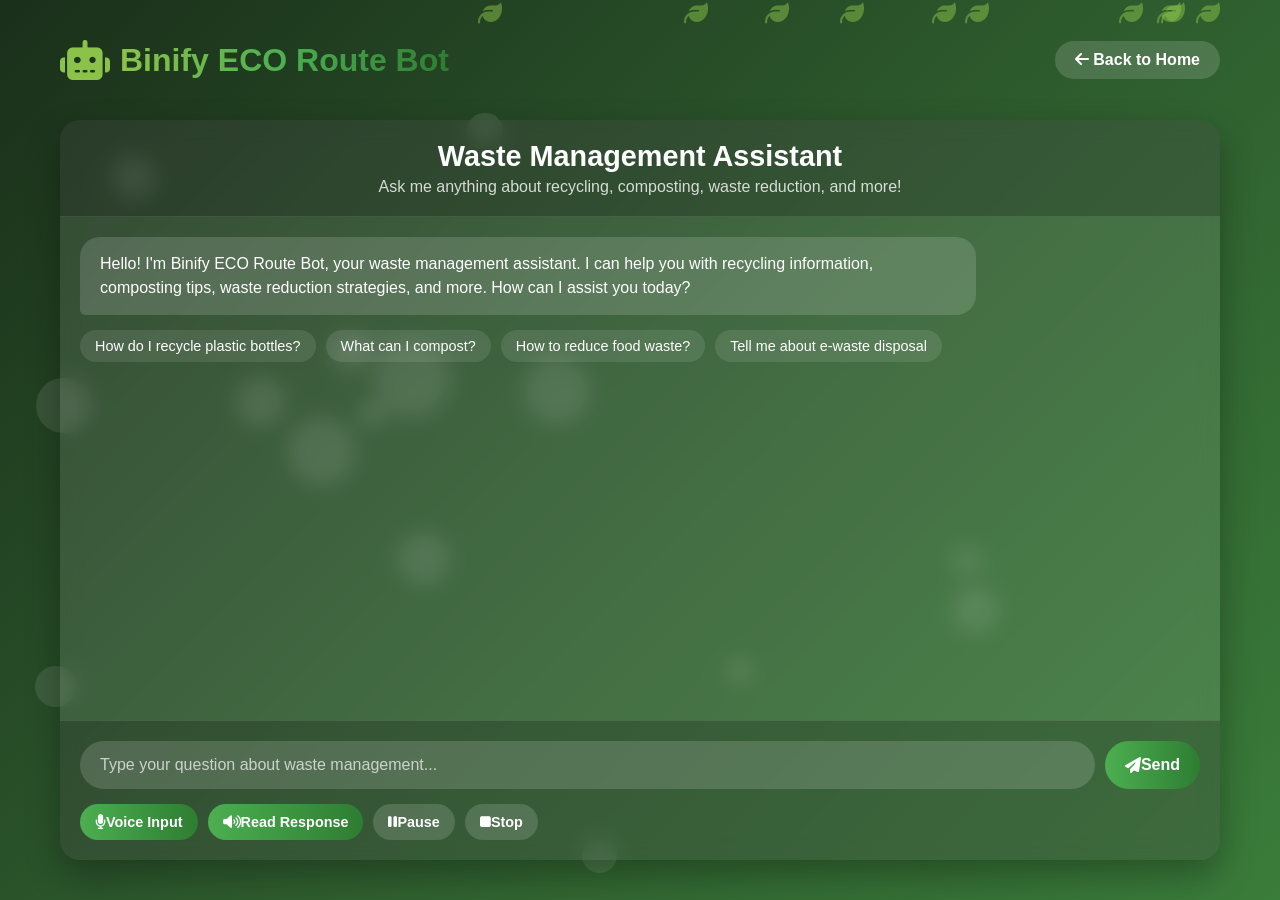
<file: templates/ai_chatbot.html>
<!DOCTYPE html>
<html lang="en">
<head>
    <meta charset="UTF-8">
    <meta name="viewport" content="width=device-width, initial-scale=1.0">
    <title>EcoBot - Waste Management Assistant</title>
    <link rel="stylesheet" href="https://cdnjs.cloudflare.com/ajax/libs/font-awesome/6.4.0/css/all.min.css">
    <style>
        * {
            margin: 0;
            padding: 0;
            box-sizing: border-box;
            font-family: 'Segoe UI', Tahoma, Geneva, Verdana, sans-serif;
        }

        body {
            background: linear-gradient(135deg, #1a2f1a, #2d5a2d, #3a7c3a);
            color: #fff;
            min-height: 100vh;
            overflow-x: hidden;
            position: relative;
        }

        .background-animation {
            position: absolute;
            top: 0;
            left: 0;
            width: 100%;
            height: 100%;
            z-index: -1;
            overflow: hidden;
        }

        .bubble {
            position: absolute;
            border-radius: 50%;
            background: rgba(255, 255, 255, 0.1);
            animation: float 15s infinite ease-in-out;
        }

        .leaf {
            position: absolute;
            font-size: 24px;
            color: rgba(139, 195, 74, 0.5);
            animation: fall 20s infinite linear;
        }

        @keyframes float {
            0%, 100% { transform: translateY(0) rotate(0deg); }
            50% { transform: translateY(-20px) rotate(180deg); }
        }

        @keyframes fall {
            0% { transform: translateY(-100px) rotate(0deg); }
            100% { transform: translateY(100vh) rotate(360deg); }
        }

        .container {
            width: 100%;
            max-width: 1200px;
            margin: 0 auto;
            padding: 20px;
            display: flex;
            flex-direction: column;
            height: 100vh;
        }

        header {
            display: flex;
            justify-content: space-between;
            align-items: center;
            padding: 20px 0;
            animation: fadeIn 1s ease;
        }

        .logo {
            display: flex;
            align-items: center;
        }

        .logo i {
            font-size: 2.5rem;
            margin-right: 10px;
            color: #8bc34a;
        }

        .logo h1 {
            font-size: 2rem;
            background: linear-gradient(to right, #8bc34a, #4caf50, #2e7d32);
            -webkit-background-clip: text;
            -webkit-text-fill-color: transparent;
        }

        .back-btn {
            padding: 10px 20px;
            background: rgba(255, 255, 255, 0.15);
            border: none;
            border-radius: 50px;
            color: white;
            cursor: pointer;
            transition: all 0.3s ease;
            font-weight: 600;
            text-decoration: none;
            display: inline-block;
        }

        .back-btn:hover {
            background: rgba(255, 255, 255, 0.25);
            transform: translateY(-2px);
        }

        .chat-container {
            flex: 1;
            display: flex;
            flex-direction: column;
            background: rgba(255, 255, 255, 0.1);
            backdrop-filter: blur(10px);
            border-radius: 20px;
            overflow: hidden;
            box-shadow: 0 15px 35px rgba(0, 0, 0, 0.3);
            margin: 20px 0;
        }

        .chat-header {
            padding: 20px;
            background: rgba(0, 0, 0, 0.2);
            text-align: center;
            border-bottom: 1px solid rgba(255, 255, 255, 0.1);
        }

        .chat-header h2 {
            font-size: 1.8rem;
            margin-bottom: 5px;
        }

        .chat-header p {
            opacity: 0.8;
        }

        .chat-messages {
            flex: 1;
            padding: 20px;
            overflow-y: auto;
            display: flex;
            flex-direction: column;
            gap: 15px;
        }

        .message {
            max-width: 80%;
            padding: 15px 20px;
            border-radius: 20px;
            line-height: 1.5;
            animation: fadeIn 0.5s ease;
        }

        .user-message {
            align-self: flex-end;
            background: linear-gradient(to right, #4caf50, #2e7d32);
            border-bottom-right-radius: 5px;
        }

        .bot-message {
            align-self: flex-start;
            background: rgba(255, 255, 255, 0.15);
            border-bottom-left-radius: 5px;
        }

        .message-image {
            max-width: 100%;
            border-radius: 10px;
            margin-top: 10px;
        }

        .chat-input-container {
            padding: 20px;
            background: rgba(0, 0, 0, 0.2);
            border-top: 1px solid rgba(255, 255, 255, 0.1);
        }

        .input-group {
            display: flex;
            gap: 10px;
        }

        .input-group input {
            flex: 1;
            padding: 15px 20px;
            border: none;
            border-radius: 50px;
            background: rgba(255, 255, 255, 0.15);
            color: white;
            font-size: 1rem;
            transition: all 0.3s ease;
        }

        .input-group input:focus {
            outline: none;
            background: rgba(255, 255, 255, 0.25);
            box-shadow: 0 0 0 2px #8bc34a;
        }

        .input-group input::placeholder {
            color: rgba(255, 255, 255, 0.7);
        }

        .btn {
            padding: 15px 20px;
            border: none;
            border-radius: 50px;
            background: linear-gradient(to right, #4caf50, #2e7d32);
            color: white;
            font-size: 1rem;
            font-weight: 600;
            cursor: pointer;
            transition: all 0.3s ease;
            display: flex;
            align-items: center;
            justify-content: center;
        }

        .btn:hover {
            transform: translateY(-3px);
            box-shadow: 0 10px 20px rgba(0, 0, 0, 0.2);
        }

        .btn:active {
            transform: translateY(-1px);
        }

        .btn-small {
            padding: 10px 15px;
            font-size: 0.9rem;
        }

        .btn-disabled {
            background: rgba(255, 255, 255, 0.15);
            cursor: not-allowed;
        }

        .btn-disabled:hover {
            transform: none;
            box-shadow: none;
        }

        .input-options {
            display: flex;
            gap: 10px;
            margin-top: 15px;
            flex-wrap: wrap;
        }

        .suggestion-chips {
            display: flex;
            gap: 10px;
            margin-bottom: 15px;
            flex-wrap: wrap;
        }

        .chip {
            padding: 8px 15px;
            background: rgba(255, 255, 255, 0.1);
            border-radius: 20px;
            cursor: pointer;
            transition: all 0.3s ease;
            font-size: 0.9rem;
        }

        .chip:hover {
            background: rgba(255, 255, 255, 0.2);
            transform: translateY(-2px);
        }

        .typing-indicator {
            display: inline-block;
            padding: 15px 20px;
            background: rgba(255, 255, 255, 0.15);
            border-radius: 20px;
            border-bottom-left-radius: 5px;
            align-self: flex-start;
        }

        .typing-dots {
            display: flex;
            gap: 5px;
        }

        .typing-dot {
            width: 8px;
            height: 8px;
            border-radius: 50%;
            background: rgba(255, 255, 255, 0.7);
            animation: typing 1.4s infinite ease-in-out;
        }

        .typing-dot:nth-child(1) { animation-delay: -0.32s; }
        .typing-dot:nth-child(2) { animation-delay: -0.16s; }

        @keyframes typing {
            0%, 80%, 100% { transform: scale(0.8); opacity: 0.5; }
            40% { transform: scale(1); opacity: 1; }
        }

        .voice-indicator {
            display: none;
            text-align: center;
            padding: 10px;
            margin-top: 10px;
            background: rgba(76, 175, 80, 0.3);
            border-radius: 10px;
            animation: pulse 2s infinite;
        }

        @keyframes pulse {
            0% { background: rgba(76, 175, 80, 0.3); }
            50% { background: rgba(76, 175, 80, 0.6); }
            100% { background: rgba(76, 175, 80, 0.3); }
        }

        @keyframes fadeIn {
            from { opacity: 0; }
            to { opacity: 1; }
        }

        @media (max-width: 768px) {
            .message {
                max-width: 90%;
            }
            
            .input-group {
                flex-direction: column;
            }
            
            .btn {
                width: 100%;
            }
        }
    </style>
</head>
<body>
    <div class="background-animation" id="backgroundAnimation"></div>
    
    <div class="container">
        <header>
            <div class="logo">
                <i class="fas fa-robot"></i>
                <h1>Binify ECO Route Bot</h1>
            </div>
            <a href="home.html" class="back-btn">
                <i class="fas fa-arrow-left"></i> Back to Home
            </a>
        </header>
        
        <div class="chat-container">
            <div class="chat-header">
                <h2>Waste Management Assistant</h2>
                <p>Ask me anything about recycling, composting, waste reduction, and more!</p>
            </div>
            
            <div class="chat-messages" id="chatMessages">
                <div class="message bot-message">
                    Hello! I'm Binify ECO Route Bot, your waste management assistant. I can help you with recycling information, composting tips, waste reduction strategies, and more. How can I assist you today?
                </div>
                
                <div class="suggestion-chips">
                    <div class="chip" data-prompt="How do I recycle plastic bottles?">How do I recycle plastic bottles?</div>
                    <div class="chip" data-prompt="What can I compost?">What can I compost?</div>
                    <div class="chip" data-prompt="How to reduce food waste?">How to reduce food waste?</div>
                    <div class="chip" data-prompt="Tell me about e-waste disposal">Tell me about e-waste disposal</div>
                </div>
            </div>
            
            <div class="voice-indicator" id="voiceIndicator">
                <i class="fas fa-microphone"></i> Listening... Speak now
            </div>
            
            <div class="chat-input-container">
                <div class="input-group">
                    <input type="text" id="messageInput" placeholder="Type your question about waste management...">
                    <button class="btn" id="sendButton">
                        <i class="fas fa-paper-plane"></i> Send
                    </button>
                </div>
                
                <div class="input-options">
                    <button class="btn btn-small" id="voiceButton">
                        <i class="fas fa-microphone"></i> Voice Input
                    </button>
                    <button class="btn btn-small" id="readButton">
                        <i class="fas fa-volume-up"></i> Read Response
                    </button>
                    <button class="btn btn-small btn-disabled" id="pauseButton" disabled>
                        <i class="fas fa-pause"></i> Pause
                    </button>
                    <button class="btn btn-small btn-disabled" id="stopButton" disabled>
                        <i class="fas fa-stop"></i> Stop
                    </button>
                </div>
            </div>
        </div>
    </div>

    <script>
        // DOM Elements
        const chatMessages = document.getElementById('chatMessages');
        const messageInput = document.getElementById('messageInput');
        const sendButton = document.getElementById('sendButton');
        const voiceButton = document.getElementById('voiceButton');
        const readButton = document.getElementById('readButton');
        const pauseButton = document.getElementById('pauseButton');
        const stopButton = document.getElementById('stopButton');
        const voiceIndicator = document.getElementById('voiceIndicator');
        const suggestionChips = document.querySelectorAll('.chip');

        // Gemini API configuration - Using Gemini 2.0 Flash with your API key
        const API_KEY = 'AIzaSyCNqt9MYDTLGrujC6xTzqQHnCLnwaCcssk';
        const API_URL = `https://generativelanguage.googleapis.com/v1beta/models/gemini-2.0-flash:generateContent?key=${API_KEY}`;

        // Speech synthesis variables
        let currentUtterance = null;
        let isSpeaking = false;
        let isPaused = false;

        // Check if browser supports speech recognition
        const SpeechRecognition = window.SpeechRecognition || window.webkitSpeechRecognition;
        let recognition;
        if (SpeechRecognition) {
            recognition = new SpeechRecognition();
            recognition.continuous = false;
            recognition.interimResults = false;
            recognition.lang = 'en-US';
            
            recognition.onstart = function() {
                voiceIndicator.style.display = 'block';
                voiceButton.innerHTML = '<i class="fas fa-stop"></i> Stop';
            };
            
            recognition.onresult = function(event) {
                const transcript = event.results[0][0].transcript;
                messageInput.value = transcript;
                voiceIndicator.style.display = 'none';
                voiceButton.innerHTML = '<i class="fas fa-microphone"></i> Voice Input';
            };
            
            recognition.onerror = function(event) {
                console.error('Speech recognition error', event.error);
                voiceIndicator.style.display = 'none';
                voiceButton.innerHTML = '<i class="fas fa-microphone"></i> Voice Input';
                addMessage('Sorry, I encountered an error with voice recognition. Please try again.', 'bot');
            };
            
            recognition.onend = function() {
                voiceIndicator.style.display = 'none';
                voiceButton.innerHTML = '<i class="fas fa-microphone"></i> Voice Input';
            };
        } else {
            voiceButton.disabled = true;
            voiceButton.innerHTML = '<i class="fas fa-microphone-slash"></i> Voice Not Supported';
        }

        // Event Listeners
        sendButton.addEventListener('click', sendMessage);
        messageInput.addEventListener('keypress', (e) => {
            if (e.key === 'Enter') sendMessage();
        });
        
        voiceButton.addEventListener('click', toggleVoiceInput);
        readButton.addEventListener('click', toggleSpeech);
        pauseButton.addEventListener('click', pauseSpeech);
        stopButton.addEventListener('click', stopSpeech);
        
        suggestionChips.forEach(chip => {
            chip.addEventListener('click', () => {
                messageInput.value = chip.getAttribute('data-prompt');
                sendMessage();
            });
        });

        // Functions
        function sendMessage() {
            const message = messageInput.value.trim();
            if (!message) return;
            
            addMessage(message, 'user');
            messageInput.value = '';
            
            // Show typing indicator
            const typingIndicator = document.createElement('div');
            typingIndicator.className = 'typing-indicator';
            typingIndicator.innerHTML = `
                <div class="typing-dots">
                    <div class="typing-dot"></div>
                    <div class="typing-dot"></div>
                    <div class="typing-dot"></div>
                </div>
            `;
            chatMessages.appendChild(typingIndicator);
            chatMessages.scrollTop = chatMessages.scrollHeight;
            
            // Send message to Gemini API
            fetchGeminiResponse(message)
                .then(response => {
                    // Remove typing indicator
                    chatMessages.removeChild(typingIndicator);
                    
                    // Add bot response
                    addMessage(response, 'bot');
                })
                .catch(error => {
                    // Remove typing indicator
                    chatMessages.removeChild(typingIndicator);
                    
                    // Add error message
                    console.error('API Error:', error);
                    addMessage('Sorry, I encountered an error. Please try again. Error: ' + error.message, 'bot');
                });
        }

        function addMessage(text, sender) {
            const messageElement = document.createElement('div');
            messageElement.className = `message ${sender}-message`;
            messageElement.textContent = text;
            
            chatMessages.appendChild(messageElement);
            chatMessages.scrollTop = chatMessages.scrollHeight;
        }

        async function fetchGeminiResponse(prompt) {
            // Create a prompt that encourages concise responses
            const fullPrompt = `You are EcoBot, a waste management assistant. Provide helpful, accurate information about recycling, composting, waste reduction, and environmental sustainability. Keep your responses concise and in paragraph format (2-3 paragraphs maximum). Focus on practical advice. Here's the user's question: ${prompt}`;
            
            // Correct request body for Gemini API
            const requestBody = {
                contents: [{
                    parts: [{
                        text: fullPrompt
                    }]
                }],
                generationConfig: {
                    temperature: 0.7,
                    topK: 40,
                    topP: 0.95,
                    maxOutputTokens: 1024,
                },
                safetySettings: [
                    {
                        category: "HARM_CATEGORY_HARASSMENT",
                        threshold: "BLOCK_MEDIUM_AND_ABOVE"
                    },
                    {
                        category: "HARM_CATEGORY_HATE_SPEECH",
                        threshold: "BLOCK_MEDIUM_AND_ABOVE"
                    },
                    {
                        category: "HARM_CATEGORY_SEXUALLY_EXPLICIT",
                        threshold: "BLOCK_MEDIUM_AND_ABOVE"
                    },
                    {
                        category: "HARM_CATEGORY_DANGEROUS_CONTENT",
                        threshold: "BLOCK_MEDIUM_AND_ABOVE"
                    }
                ]
            };
            
            try {
                const response = await fetch(API_URL, {
                    method: 'POST',
                    headers: {
                        'Content-Type': 'application/json',
                    },
                    body: JSON.stringify(requestBody)
                });
                
                if (!response.ok) {
                    const errorText = await response.text();
                    throw new Error(`API request failed with status ${response.status}: ${errorText}`);
                }
                
                const data = await response.json();
                
                if (data.candidates && data.candidates[0] && data.candidates[0].content) {
                    return data.candidates[0].content.parts[0].text;
                } else if (data.promptFeedback && data.promptFeedback.blockReason) {
                    throw new Error(`Response blocked: ${data.promptFeedback.blockReason}`);
                } else {
                    console.error('Unexpected API response format:', data);
                    throw new Error('Invalid response format from API');
                }
            } catch (error) {
                console.error('Fetch error:', error);
                throw error;
            }
        }

        function toggleVoiceInput() {
            if (!recognition) return;
            
            if (voiceButton.innerHTML.includes('Stop')) {
                recognition.stop();
            } else {
                recognition.start();
            }
        }

        function toggleSpeech() {
            if (!isSpeaking) {
                // Start speaking
                const botMessages = document.querySelectorAll('.bot-message');
                if (botMessages.length === 0) return;
                
                const lastMessage = botMessages[botMessages.length - 1].textContent;
                
                if ('speechSynthesis' in window) {
                    // Stop any current speech
                    window.speechSynthesis.cancel();
                    
                    // Create new utterance
                    currentUtterance = new SpeechSynthesisUtterance(lastMessage);
                    currentUtterance.rate = 0.9;
                    currentUtterance.pitch = 1;
                    
                    // Set up event handlers
                    currentUtterance.onstart = function() {
                        isSpeaking = true;
                        updateSpeechButtons();
                    };
                    
                    currentUtterance.onend = function() {
                        isSpeaking = false;
                        isPaused = false;
                        updateSpeechButtons();
                    };
                    
                    currentUtterance.onerror = function() {
                        isSpeaking = false;
                        isPaused = false;
                        updateSpeechButtons();
                    };
                    
                    // Start speaking
                    window.speechSynthesis.speak(currentUtterance);
                } else {
                    addMessage('Text-to-speech is not supported in your browser.', 'bot');
                }
            } else {
                // Pause or resume speaking
                if (isPaused) {
                    window.speechSynthesis.resume();
                    isPaused = false;
                } else {
                    window.speechSynthesis.pause();
                    isPaused = true;
                }
                updateSpeechButtons();
            }
        }

        function pauseSpeech() {
            if (isSpeaking && !isPaused) {
                window.speechSynthesis.pause();
                isPaused = true;
                updateSpeechButtons();
            }
        }

        function stopSpeech() {
            if (isSpeaking) {
                window.speechSynthesis.cancel();
                isSpeaking = false;
                isPaused = false;
                updateSpeechButtons();
            }
        }

        function updateSpeechButtons() {
            // Update read button
            if (!isSpeaking) {
                readButton.innerHTML = '<i class="fas fa-volume-up"></i> Read Response';
                readButton.classList.remove('btn-disabled');
            } else if (isPaused) {
                readButton.innerHTML = '<i class="fas fa-play"></i> Resume';
                readButton.classList.remove('btn-disabled');
            } else {
                readButton.innerHTML = '<i class="fas fa-pause"></i> Pause';
                readButton.classList.remove('btn-disabled');
            }
            
            // Update pause button
            if (isSpeaking && !isPaused) {
                pauseButton.classList.remove('btn-disabled');
                pauseButton.disabled = false;
            } else {
                pauseButton.classList.add('btn-disabled');
                pauseButton.disabled = true;
            }
            
            // Update stop button
            if (isSpeaking) {
                stopButton.classList.remove('btn-disabled');
                stopButton.disabled = false;
            } else {
                stopButton.classList.add('btn-disabled');
                stopButton.disabled = true;
            }
        }

        // Background animation
        const backgroundAnimation = document.getElementById('backgroundAnimation');
        
        // Create bubbles
        for (let i = 0; i < 15; i++) {
            const bubble = document.createElement('div');
            bubble.classList.add('bubble');
            const size = Math.random() * 60 + 20;
            bubble.style.width = `${size}px`;
            bubble.style.height = `${size}px`;
            bubble.style.left = `${Math.random() * 100}%`;
            bubble.style.top = `${Math.random() * 100}%`;
            bubble.style.animationDelay = `${Math.random() * 15}s`;
            backgroundAnimation.appendChild(bubble);
        }
        
        // Create leaves
        for (let i = 0; i < 10; i++) {
            const leaf = document.createElement('div');
            leaf.classList.add('leaf');
            leaf.innerHTML = '<i class="fas fa-leaf"></i>';
            leaf.style.left = `${Math.random() * 100}%`;
            leaf.style.animationDelay = `${Math.random() * 20}s`;
            backgroundAnimation.appendChild(leaf);
        }
    </script>
</body>
</html>
</file>
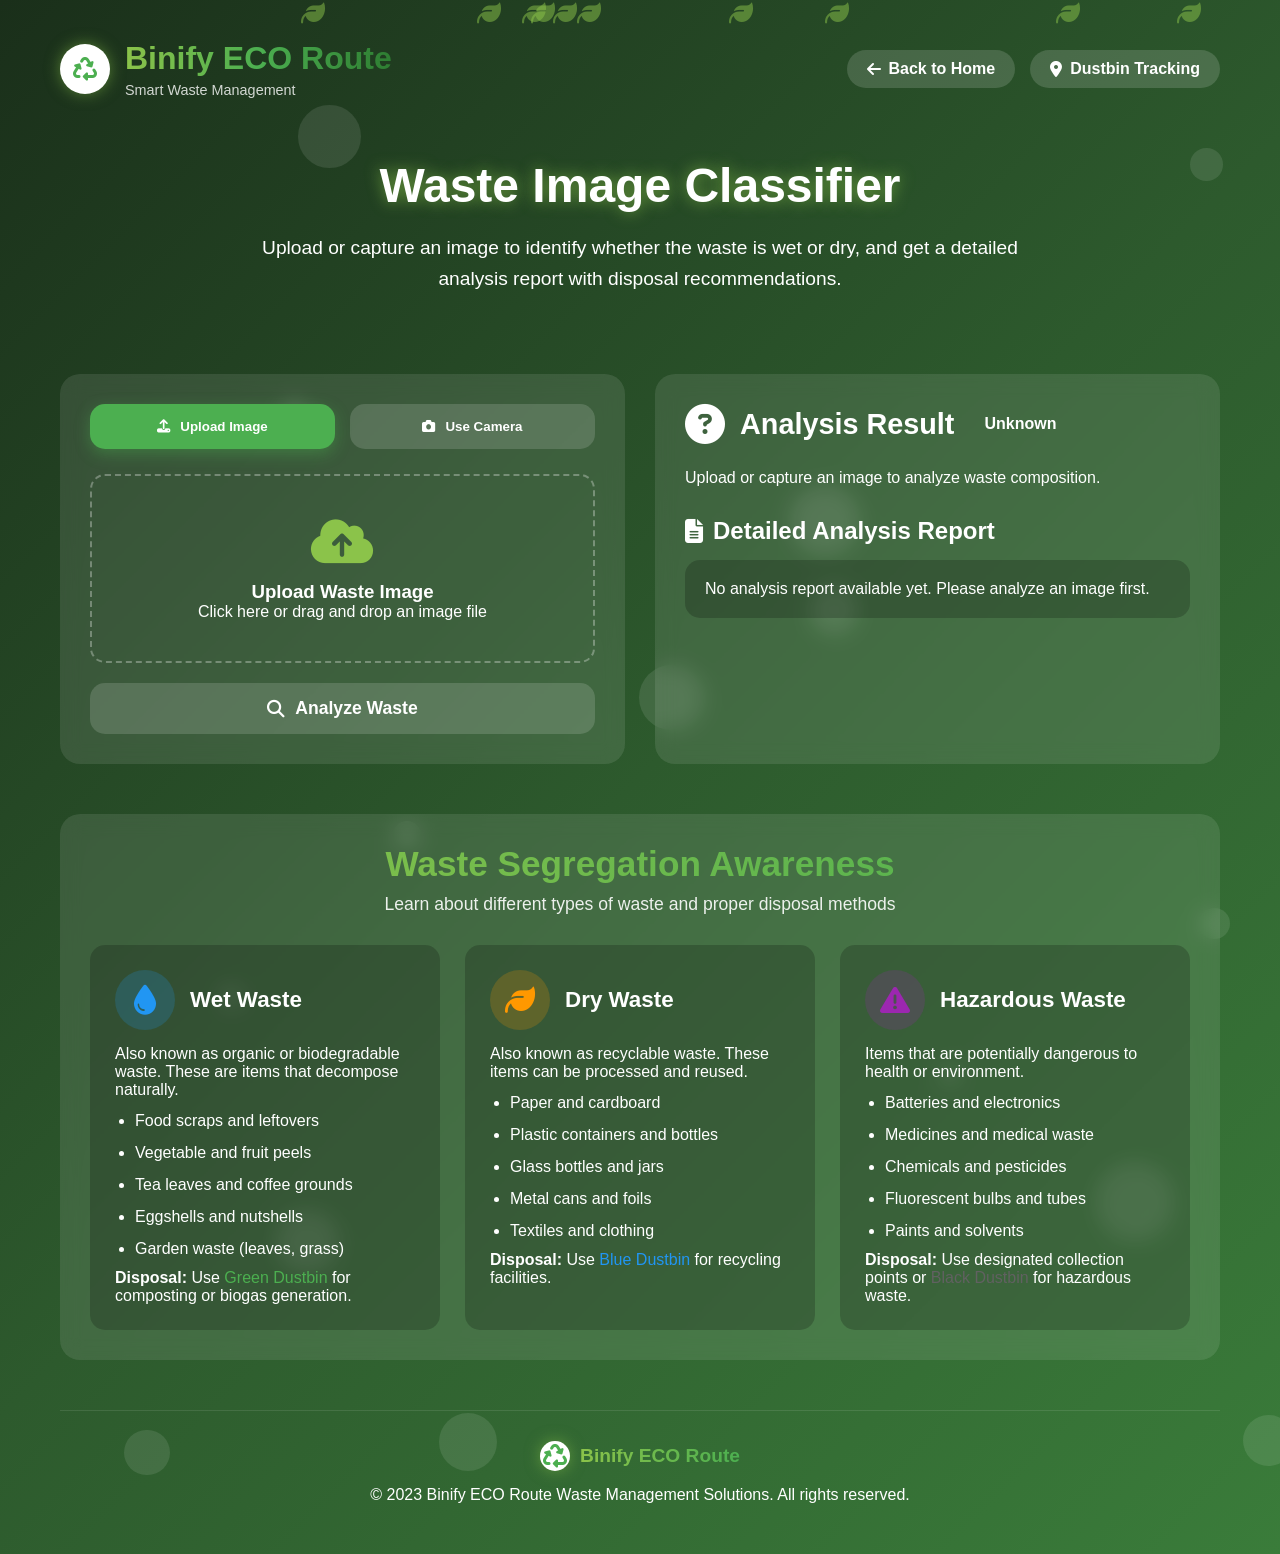
<file: templates/image_classifier.html>
<!DOCTYPE html>
<html lang="en">

<head>
    <meta charset="UTF-8">
    <meta name="viewport" content="width=device-width, initial-scale=1.0">
    <title>Waste Image Classifier | Binify ECO Route</title>
    <link rel="stylesheet" href="https://cdnjs.cloudflare.com/ajax/libs/font-awesome/6.4.0/css/all.min.css">
    <style>
        * {
            margin: 0;
            padding: 0;
            box-sizing: border-box;
            font-family: 'Segoe UI', Tahoma, Geneva, Verdana, sans-serif;
        }

        body {
            background: linear-gradient(135deg, #1a2f1a, #2d5a2d, #3a7c3a);
            color: #fff;
            min-height: 100vh;
            overflow-x: hidden;
            position: relative;
        }

        .background-animation {
            position: absolute;
            top: 0;
            left: 0;
            width: 100%;
            height: 100%;
            z-index: -1;
            overflow: hidden;
        }

        .bubble {
            position: absolute;
            border-radius: 50%;
            background: rgba(255, 255, 255, 0.1);
            animation: float 15s infinite ease-in-out;
        }

        .leaf {
            position: absolute;
            font-size: 24px;
            color: rgba(139, 195, 74, 0.5);
            animation: fall 20s infinite linear;
        }

        @keyframes float {

            0%,
            100% {
                transform: translateY(0) rotate(0deg);
            }

            50% {
                transform: translateY(-20px) rotate(180deg);
            }
        }

        @keyframes fall {
            0% {
                transform: translateY(-100px) rotate(0deg);
            }

            100% {
                transform: translateY(100vh) rotate(360deg);
            }
        }

        .container {
            width: 100%;
            max-width: 1200px;
            margin: 0 auto;
            padding: 20px;
        }

        header {
            display: flex;
            justify-content: space-between;
            align-items: center;
            padding: 20px 0;
            animation: fadeIn 1s ease;
        }

        .logo-container {
            display: flex;
            align-items: center;
            gap: 15px;
        }

        .logo {
            width: 50px;
            height: 50px;
            background: white;
            border-radius: 50%;
            display: flex;
            justify-content: center;
            align-items: center;
            box-shadow: 0 0 15px rgba(139, 195, 74, 0.5);
        }

        .logo i {
            font-size: 24px;
            color: #4caf50;
        }

        .logo-text h1 {
            font-size: 2rem;
            background: linear-gradient(to right, #8bc34a, #4caf50, #2e7d32);
            -webkit-background-clip: text;
            -webkit-text-fill-color: transparent;
            margin-bottom: 5px;
        }

        .logo-text p {
            font-size: 0.9rem;
            opacity: 0.8;
        }

        .header-buttons {
            display: flex;
            gap: 15px;
        }

        .back-btn, .tracking-btn {
            padding: 10px 20px;
            background: rgba(255, 255, 255, 0.15);
            border: none;
            border-radius: 50px;
            color: white;
            cursor: pointer;
            transition: all 0.3s ease;
            font-weight: 600;
            text-decoration: none;
            display: inline-flex;
            align-items: center;
            gap: 8px;
        }

        .back-btn:hover, .tracking-btn:hover {
            background: rgba(255, 255, 255, 0.25);
            transform: translateY(-2px);
        }

        .page-header {
            text-align: center;
            padding: 40px 0;
            animation: slideUp 1s ease;
        }

        .page-header h2 {
            font-size: 3rem;
            margin-bottom: 20px;
            text-shadow: 0 0 15px rgba(139, 195, 74, 0.7);
        }

        .page-header p {
            font-size: 1.2rem;
            max-width: 800px;
            margin: 0 auto;
            line-height: 1.6;
        }

        .classifier-container {
            display: grid;
            grid-template-columns: 1fr 1fr;
            gap: 30px;
            margin: 40px 0;
        }

        @media (max-width: 968px) {
            .classifier-container {
                grid-template-columns: 1fr;
            }
        }

        .input-section {
            background: rgba(255, 255, 255, 0.1);
            backdrop-filter: blur(10px);
            border-radius: 20px;
            padding: 30px;
            animation: fadeIn 1s ease;
        }

        .input-methods {
            display: flex;
            gap: 15px;
            margin-bottom: 25px;
        }

        .input-btn {
            flex: 1;
            padding: 15px;
            background: rgba(255, 255, 255, 0.15);
            border: none;
            border-radius: 15px;
            color: white;
            font-weight: 600;
            cursor: pointer;
            transition: all 0.3s ease;
            display: flex;
            align-items: center;
            justify-content: center;
            gap: 10px;
        }

        .input-btn:hover {
            background: rgba(255, 255, 255, 0.25);
            transform: translateY(-3px);
        }

        .input-btn.active {
            background: #4caf50;
            box-shadow: 0 5px 15px rgba(76, 175, 80, 0.4);
        }

        .upload-area {
            border: 2px dashed rgba(255, 255, 255, 0.3);
            border-radius: 15px;
            padding: 40px 20px;
            text-align: center;
            cursor: pointer;
            transition: all 0.3s ease;
            margin-bottom: 20px;
        }

        .upload-area:hover {
            border-color: #8bc34a;
            background: rgba(255, 255, 255, 0.05);
        }

        .upload-icon {
            font-size: 50px;
            margin-bottom: 15px;
            color: #8bc34a;
        }

        .camera-preview {
            width: 100%;
            height: 300px;
            background: rgba(0, 0, 0, 0.2);
            border-radius: 15px;
            margin-bottom: 20px;
            display: none;
            position: relative;
            overflow: hidden;
        }

        #cameraVideo,
        #cameraCanvas {
            width: 100%;
            height: 100%;
            object-fit: cover;
            border-radius: 15px;
        }

        .camera-controls {
            display: flex;
            gap: 10px;
            margin-top: 15px;
        }

        .capture-btn {
            flex: 1;
            padding: 12px;
            background: linear-gradient(to right, #4caf50, #2e7d32);
            border: none;
            border-radius: 10px;
            color: white;
            font-weight: 600;
            cursor: pointer;
            transition: all 0.3s ease;
        }

        .capture-btn:hover {
            transform: translateY(-2px);
            box-shadow: 0 5px 15px rgba(0, 0, 0, 0.2);
        }

        .image-preview {
            width: 100%;
            max-height: 300px;
            border-radius: 15px;
            object-fit: contain;
            background: rgba(0, 0, 0, 0.2);
            display: none;
        }

        .analyze-btn {
            width: 100%;
            padding: 15px;
            background: linear-gradient(to right, #4caf50, #2e7d32);
            border: none;
            border-radius: 15px;
            color: white;
            font-size: 1.1rem;
            font-weight: 600;
            cursor: pointer;
            transition: all 0.3s ease;
            margin-top: 20px;
            display: flex;
            align-items: center;
            justify-content: center;
            gap: 10px;
        }

        .analyze-btn:hover {
            transform: translateY(-3px);
            box-shadow: 0 10px 20px rgba(0, 0, 0, 0.2);
        }

        .analyze-btn:disabled {
            background: rgba(255, 255, 255, 0.15);
            cursor: not-allowed;
            transform: none;
            box-shadow: none;
        }

        .result-section {
            background: rgba(255, 255, 255, 0.1);
            backdrop-filter: blur(10px);
            border-radius: 20px;
            padding: 30px;
            animation: fadeIn 1s ease;
        }

        .result-header {
            display: flex;
            align-items: center;
            margin-bottom: 25px;
        }

        .result-icon {
            font-size: 40px;
            margin-right: 15px;
        }

        .wet-waste .result-icon {
            color: #2196F3;
        }

        .dry-waste .result-icon {
            color: #FF9800;
        }

        .mixed-waste .result-icon {
            color: #9C27B0;
        }

        .non-waste .result-icon {
            color: #F44336;
        }

        .result-title {
            font-size: 1.8rem;
        }

        .waste-type-badge {
            display: inline-block;
            padding: 5px 15px;
            border-radius: 20px;
            font-weight: 600;
            margin-left: 15px;
        }

        .wet-badge {
            background: rgba(33, 150, 243, 0.2);
            color: #2196F3;
        }

        .dry-badge {
            background: rgba(255, 152, 0, 0.2);
            color: #FF9800;
        }

        .mixed-badge {
            background: rgba(156, 39, 176, 0.2);
            color: #9C27B0;
        }

        .non-waste-badge {
            background: rgba(244, 67, 54, 0.2);
            color: #F44336;
        }

        .confidence-meter {
            margin: 20px 0;
        }

        .confidence-label {
            display: flex;
            justify-content: space-between;
            margin-bottom: 8px;
        }

        .confidence-bar {
            height: 10px;
            background: rgba(255, 255, 255, 0.1);
            border-radius: 10px;
            overflow: hidden;
        }

        .confidence-fill {
            height: 100%;
            border-radius: 10px;
            transition: width 1s ease;
        }

        .wet-confidence .confidence-fill {
            background: linear-gradient(to right, #2196F3, #03A9F4);
        }

        .dry-confidence .confidence-fill {
            background: linear-gradient(to right, #FF9800, #FFB74D);
        }

        .dustbin-recommendation {
            background: rgba(0, 0, 0, 0.2);
            border-radius: 15px;
            padding: 20px;
            margin-top: 20px;
        }

        .dustbin-title {
            font-size: 1.3rem;
            margin-bottom: 15px;
            display: flex;
            align-items: center;
            gap: 10px;
        }

        .dustbin-colors {
            display: flex;
            gap: 15px;
            margin-top: 15px;
        }

        .dustbin-color {
            flex: 1;
            text-align: center;
            padding: 15px;
            border-radius: 10px;
            display: flex;
            flex-direction: column;
            align-items: center;
            gap: 10px;
        }

        .green-dustbin {
            background: rgba(76, 175, 80, 0.2);
            border: 1px solid #4CAF50;
        }

        .blue-dustbin {
            background: rgba(33, 150, 243, 0.2);
            border: 1px solid #2196F3;
        }

        .black-dustbin {
            background: rgba(97, 97, 97, 0.2);
            border: 1px solid #616161;
        }

        .dustbin-icon {
            font-size: 40px;
        }

        .dustbin-name {
            font-weight: 600;
            font-size: 1.1rem;
        }

        .dustbin-description {
            font-size: 0.9rem;
            opacity: 0.9;
        }

        .report-section {
            margin-top: 30px;
        }

        .report-title {
            font-size: 1.5rem;
            margin-bottom: 15px;
            display: flex;
            align-items: center;
            gap: 10px;
        }

        .report-content {
            background: rgba(0, 0, 0, 0.2);
            border-radius: 15px;
            padding: 20px;
            max-height: 300px;
            overflow-y: auto;
        }

        .waste-components {
            display: grid;
            grid-template-columns: 1fr 1fr;
            gap: 15px;
            margin-top: 20px;
        }

        .component-list {
            background: rgba(0, 0, 0, 0.2);
            border-radius: 10px;
            padding: 15px;
        }

        .component-title {
            font-size: 1.1rem;
            margin-bottom: 10px;
            display: flex;
            align-items: center;
            gap: 8px;
        }

        .component-item {
            padding: 8px 0;
            border-bottom: 1px solid rgba(255, 255, 255, 0.1);
            display: flex;
            justify-content: space-between;
        }

        .component-item:last-child {
            border-bottom: none;
        }

        .component-name {
            flex: 1;
        }

        .component-confidence {
            color: #8bc34a;
            font-weight: 600;
        }

        .awareness-section {
            margin-top: 50px;
            background: rgba(255, 255, 255, 0.1);
            backdrop-filter: blur(10px);
            border-radius: 20px;
            padding: 30px;
            animation: fadeIn 1s ease;
        }

        .awareness-header {
            text-align: center;
            margin-bottom: 30px;
        }

        .awareness-header h3 {
            font-size: 2.2rem;
            margin-bottom: 10px;
            background: linear-gradient(to right, #8bc34a, #4caf50);
            -webkit-background-clip: text;
            -webkit-text-fill-color: transparent;
        }

        .awareness-header p {
            font-size: 1.1rem;
            opacity: 0.9;
        }

        .awareness-content {
            display: grid;
            grid-template-columns: repeat(auto-fit, minmax(300px, 1fr));
            gap: 25px;
        }

        .awareness-card {
            background: rgba(0, 0, 0, 0.2);
            border-radius: 15px;
            padding: 25px;
            transition: transform 0.3s ease;
        }

        .awareness-card:hover {
            transform: translateY(-5px);
        }

        .awareness-card-header {
            display: flex;
            align-items: center;
            gap: 15px;
            margin-bottom: 15px;
        }

        .awareness-card-icon {
            font-size: 30px;
            width: 60px;
            height: 60px;
            border-radius: 50%;
            display: flex;
            align-items: center;
            justify-content: center;
        }

        .wet-icon {
            background: rgba(33, 150, 243, 0.2);
            color: #2196F3;
        }

        .dry-icon {
            background: rgba(255, 152, 0, 0.2);
            color: #FF9800;
        }

        .mixed-icon {
            background: rgba(156, 39, 176, 0.2);
            color: #9C27B0;
        }

        .awareness-card-title {
            font-size: 1.4rem;
            font-weight: 600;
        }

        .awareness-card-content ul {
            padding-left: 20px;
            margin-top: 10px;
        }

        .awareness-card-content li {
            margin-bottom: 8px;
            line-height: 1.5;
        }

        .loading-indicator {
            display: none;
            text-align: center;
            padding: 20px;
            background: rgba(0, 0, 0, 0.3);
            border-radius: 15px;
            margin-top: 20px;
        }

        .loading-content {
            display: flex;
            flex-direction: column;
            align-items: center;
            gap: 15px;
        }

        .loading-spinner {
            width: 60px;
            height: 60px;
            border: 4px solid rgba(255, 255, 255, 0.3);
            border-top: 4px solid #8bc34a;
            border-radius: 50%;
            animation: spin 1s linear infinite;
        }

        .loading-text {
            font-size: 1.1rem;
            color: #8bc34a;
            font-weight: 600;
        }

        .loading-dots {
            display: flex;
            gap: 5px;
            margin-top: 10px;
        }

        .loading-dot {
            width: 10px;
            height: 10px;
            border-radius: 50%;
            background: #8bc34a;
            animation: pulse 1.5s infinite ease-in-out;
        }

        .loading-dot:nth-child(2) {
            animation-delay: 0.2s;
        }

        .loading-dot:nth-child(3) {
            animation-delay: 0.4s;
        }

        .message {
            padding: 15px;
            border-radius: 10px;
            margin-top: 20px;
            text-align: center;
            display: none;
        }

        .error {
            background: rgba(244, 67, 54, 0.2);
            border: 1px solid #f44336;
            color: #ff8a80;
        }

        .success {
            background: rgba(76, 175, 80, 0.2);
            border: 1px solid #4caf50;
            color: #a5d6a7;
        }

        .info {
            background: rgba(33, 150, 243, 0.2);
            border: 1px solid #2196F3;
            color: #90CAF9;
        }

        @keyframes fadeIn {
            from {
                opacity: 0;
            }

            to {
                opacity: 1;
            }
        }

        @keyframes slideUp {
            from {
                transform: translateY(50px);
                opacity: 0;
            }

            to {
                transform: translateY(0);
                opacity: 1;
            }
        }

        @keyframes spin {
            0% {
                transform: rotate(0deg);
            }

            100% {
                transform: rotate(360deg);
            }
        }

        @keyframes pulse {

            0%,
            100% {
                transform: scale(1);
                opacity: 1;
            }

            50% {
                transform: scale(1.2);
                opacity: 0.7;
            }
        }

        footer {
            text-align: center;
            padding: 30px 0;
            margin-top: 50px;
            border-top: 1px solid rgba(255, 255, 255, 0.1);
        }

        .footer-content {
            display: flex;
            flex-direction: column;
            align-items: center;
            gap: 15px;
        }

        .footer-logo {
            display: flex;
            align-items: center;
            gap: 10px;
        }

        .footer-logo .logo {
            width: 30px;
            height: 30px;
        }

        .footer-logo span {
            font-size: 1.2rem;
            font-weight: 600;
            background: linear-gradient(to right, #8bc34a, #4caf50);
            -webkit-background-clip: text;
            -webkit-text-fill-color: transparent;
        }
    </style>
</head>

<body>
    <div class="background-animation" id="backgroundAnimation"></div>

    <div class="container">
        <header>
            <div class="logo-container">
                <div class="logo">
                    <i class="fas fa-recycle"></i>
                </div>
                <div class="logo-text">
                    <h1>Binify ECO Route</h1>
                    <p>Smart Waste Management</p>
                </div>
            </div>
            <div class="header-buttons">
                <a href="#" class="back-btn">
                    <i class="fas fa-arrow-left"></i> Back to Home
                </a>
                <a href="dustbin_tracking.html" class="tracking-btn">
                    <i class="fas fa-map-marker-alt"></i> Dustbin Tracking
                </a>
            </div>
        </header>

        <section class="page-header">
            <h2>Waste Image Classifier</h2>
            <p>Upload or capture an image to identify whether the waste is wet or dry, and get a detailed analysis
                report with disposal recommendations.</p>
        </section>

        <div class="classifier-container">
            <div class="input-section">
                <div class="input-methods">
                    <button class="input-btn active" id="uploadBtn">
                        <i class="fas fa-upload"></i> Upload Image
                    </button>
                    <button class="input-btn" id="cameraBtn">
                        <i class="fas fa-camera"></i> Use Camera
                    </button>
                </div>

                <div id="uploadArea" class="upload-area">
                    <i class="fas fa-cloud-upload-alt upload-icon"></i>
                    <h3>Upload Waste Image</h3>
                    <p>Click here or drag and drop an image file</p>
                    <input type="file" id="imageUpload" accept="image/*" style="display: none;">
                </div>

                <div id="cameraArea" class="camera-area" style="display: none;">
                    <div class="camera-preview" id="cameraPreview">
                        <video id="cameraVideo" autoplay playsinline></video>
                        <canvas id="cameraCanvas" style="display: none;"></canvas>
                    </div>
                    <div class="camera-controls">
                        <button class="capture-btn" id="captureBtn">
                            <i class="fas fa-camera"></i> Capture Image
                        </button>
                        <button class="capture-btn" id="retakeBtn" style="display: none;">
                            <i class="fas fa-redo"></i> Retake
                        </button>
                    </div>
                </div>

                <img id="imagePreview" class="image-preview" alt="Image preview">

                <button class="analyze-btn" id="analyzeBtn" disabled>
                    <i class="fas fa-search"></i> Analyze Waste
                </button>

                <div class="loading-indicator" id="loadingIndicator">
                    <div class="loading-content">
                        <div class="loading-spinner"></div>
                        <div class="loading-text">Analyzing Waste Image</div>
                        <div class="loading-dots">
                            <div class="loading-dot"></div>
                            <div class="loading-dot"></div>
                            <div class="loading-dot"></div>
                        </div>
                        <p>This may take a few seconds. Please wait...</p>
                    </div>
                </div>

                <div class="message error" id="errorMessage"></div>
                <div class="message info" id="infoMessage" style="display: none;"></div>
            </div>

            <div class="result-section">
                <div class="result-header">
                    <i class="fas fa-question-circle result-icon"></i>
                    <h3 class="result-title">Analysis Result</h3>
                    <span class="waste-type-badge" id="wasteTypeBadge">Unknown</span>
                </div>

                <p id="resultDescription">Upload or capture an image to analyze waste composition.</p>

                <div class="confidence-meter wet-confidence" style="display: none;" id="wetConfidence">
                    <div class="confidence-label">
                        <span>Wet Waste Confidence</span>
                        <span id="wetConfidenceValue">0%</span>
                    </div>
                    <div class="confidence-bar">
                        <div class="confidence-fill" id="wetConfidenceFill" style="width: 0%"></div>
                    </div>
                </div>

                <div class="confidence-meter dry-confidence" style="display: none;" id="dryConfidence">
                    <div class="confidence-label">
                        <span>Dry Waste Confidence</span>
                        <span id="dryConfidenceValue">0%</span>
                    </div>
                    <div class="confidence-bar">
                        <div class="confidence-fill" id="dryConfidenceFill" style="width: 0%"></div>
                    </div>
                </div>

                <div class="dustbin-recommendation" id="dustbinRecommendation" style="display: none;">
                    <h4 class="dustbin-title">
                        <i class="fas fa-trash-alt"></i> Recommended Disposal Method
                    </h4>
                    <p id="dustbinDescription">Based on the analysis, here's the recommended disposal method:</p>
                    <div class="dustbin-colors">
                        <div class="dustbin-color green-dustbin" id="greenDustbin">
                            <i class="fas fa-trash dustbin-icon"></i>
                            <div class="dustbin-name">Green Dustbin</div>
                            <div class="dustbin-description" id="greenDustbinDesc">For wet/organic waste</div>
                        </div>
                        <div class="dustbin-color blue-dustbin" id="blueDustbin">
                            <i class="fas fa-trash dustbin-icon"></i>
                            <div class="dustbin-name">Blue Dustbin</div>
                            <div class="dustbin-description" id="blueDustbinDesc">For dry/recyclable waste</div>
                        </div>
                    </div>
                </div>

                <div class="report-section">
                    <h4 class="report-title">
                        <i class="fas fa-file-alt"></i> Detailed Analysis Report
                    </h4>
                    <div class="report-content" id="reportContent">
                        <p>No analysis report available yet. Please analyze an image first.</p>
                    </div>
                </div>

                <div class="waste-components" id="wasteComponents" style="display: none;">
                    <div class="component-list">
                        <h5 class="component-title">
                            <i class="fas fa-tint" style="color: #2196F3;"></i> Wet Waste Items
                        </h5>
                        <div id="wetComponentsList">
                            <!-- Wet components will be added here -->
                        </div>
                    </div>
                    <div class="component-list">
                        <h5 class="component-title">
                            <i class="fas fa-leaf" style="color: #FF9800;"></i> Dry Waste Items
                        </h5>
                        <div id="dryComponentsList">
                            <!-- Dry components will be added here -->
                        </div>
                    </div>
                </div>
            </div>
        </div>

        <div class="awareness-section">
            <div class="awareness-header">
                <h3>Waste Segregation Awareness</h3>
                <p>Learn about different types of waste and proper disposal methods</p>
            </div>
            <div class="awareness-content">
                <div class="awareness-card">
                    <div class="awareness-card-header">
                        <div class="awareness-card-icon wet-icon">
                            <i class="fas fa-tint"></i>
                        </div>
                        <h4 class="awareness-card-title">Wet Waste</h4>
                    </div>
                    <div class="awareness-card-content">
                        <p>Also known as organic or biodegradable waste. These are items that decompose naturally.</p>
                        <ul>
                            <li>Food scraps and leftovers</li>
                            <li>Vegetable and fruit peels</li>
                            <li>Tea leaves and coffee grounds</li>
                            <li>Eggshells and nutshells</li>
                            <li>Garden waste (leaves, grass)</li>
                        </ul>
                        <p><strong>Disposal:</strong> Use <span style="color: #4CAF50;">Green Dustbin</span> for composting or biogas generation.</p>
                    </div>
                </div>
                <div class="awareness-card">
                    <div class="awareness-card-header">
                        <div class="awareness-card-icon dry-icon">
                            <i class="fas fa-leaf"></i>
                        </div>
                        <h4 class="awareness-card-title">Dry Waste</h4>
                    </div>
                    <div class="awareness-card-content">
                        <p>Also known as recyclable waste. These items can be processed and reused.</p>
                        <ul>
                            <li>Paper and cardboard</li>
                            <li>Plastic containers and bottles</li>
                            <li>Glass bottles and jars</li>
                            <li>Metal cans and foils</li>
                            <li>Textiles and clothing</li>
                        </ul>
                        <p><strong>Disposal:</strong> Use <span style="color: #2196F3;">Blue Dustbin</span> for recycling facilities.</p>
                    </div>
                </div>
                <div class="awareness-card">
                    <div class="awareness-card-header">
                        <div class="awareness-card-icon mixed-icon">
                            <i class="fas fa-exclamation-triangle"></i>
                        </div>
                        <h4 class="awareness-card-title">Hazardous Waste</h4>
                    </div>
                    <div class="awareness-card-content">
                        <p>Items that are potentially dangerous to health or environment.</p>
                        <ul>
                            <li>Batteries and electronics</li>
                            <li>Medicines and medical waste</li>
                            <li>Chemicals and pesticides</li>
                            <li>Fluorescent bulbs and tubes</li>
                            <li>Paints and solvents</li>
                        </ul>
                        <p><strong>Disposal:</strong> Use designated collection points or <span style="color: #616161;">Black Dustbin</span> for hazardous waste.</p>
                    </div>
                </div>
            </div>
        </div>

        <footer>
            <div class="footer-content">
                <div class="footer-logo">
                    <div class="logo">
                        <i class="fas fa-recycle"></i>
                    </div>
                    <span>Binify ECO Route</span>
                </div>
                <p>&copy; 2023 Binify ECO Route Waste Management Solutions. All rights reserved.</p>
            </div>
        </footer>
    </div>

    <script>
        // DOM Elements
        const uploadBtn = document.getElementById('uploadBtn');
        const cameraBtn = document.getElementById('cameraBtn');
        const uploadArea = document.getElementById('uploadArea');
        const cameraArea = document.getElementById('cameraArea');
        const imageUpload = document.getElementById('imageUpload');
        const imagePreview = document.getElementById('imagePreview');
        const cameraPreview = document.getElementById('cameraPreview');
        const cameraVideo = document.getElementById('cameraVideo');
        const cameraCanvas = document.getElementById('cameraCanvas');
        const captureBtn = document.getElementById('captureBtn');
        const retakeBtn = document.getElementById('retakeBtn');
        const analyzeBtn = document.getElementById('analyzeBtn');
        const loadingIndicator = document.getElementById('loadingIndicator');
        const errorMessage = document.getElementById('errorMessage');
        const infoMessage = document.getElementById('infoMessage');

        // Result elements
        const wasteTypeBadge = document.getElementById('wasteTypeBadge');
        const resultDescription = document.getElementById('resultDescription');
        const wetConfidence = document.getElementById('wetConfidence');
        const dryConfidence = document.getElementById('dryConfidence');
        const wetConfidenceValue = document.getElementById('wetConfidenceValue');
        const dryConfidenceValue = document.getElementById('dryConfidenceValue');
        const wetConfidenceFill = document.getElementById('wetConfidenceFill');
        const dryConfidenceFill = document.getElementById('dryConfidenceFill');
        const dustbinRecommendation = document.getElementById('dustbinRecommendation');
        const dustbinDescription = document.getElementById('dustbinDescription');
        const greenDustbin = document.getElementById('greenDustbin');
        const blueDustbin = document.getElementById('blueDustbin');
        const greenDustbinDesc = document.getElementById('greenDustbinDesc');
        const blueDustbinDesc = document.getElementById('blueDustbinDesc');
        const reportContent = document.getElementById('reportContent');
        const wasteComponents = document.getElementById('wasteComponents');
        const wetComponentsList = document.getElementById('wetComponentsList');
        const dryComponentsList = document.getElementById('dryComponentsList');

        // Gemini API configuration
        const API_KEY = 'AIzaSyB0Sy91VJm-IH_PPKXN1lYFN0HpokHb0Z4';
        const API_URL = `https://generativelanguage.googleapis.com/v1beta/models/gemini-2.0-flash:generateContent?key=${API_KEY}`;

        // State variables
        let currentImageData = null;
        let stream = null;

        // Event Listeners
        uploadBtn.addEventListener('click', () => {
            uploadBtn.classList.add('active');
            cameraBtn.classList.remove('active');
            uploadArea.style.display = 'block';
            cameraArea.style.display = 'none';
            resetAnalysis();
        });

        cameraBtn.addEventListener('click', () => {
            cameraBtn.classList.add('active');
            uploadBtn.classList.remove('active');
            uploadArea.style.display = 'none';
            cameraArea.style.display = 'block';
            startCamera();
            resetAnalysis();
        });

        uploadArea.addEventListener('click', () => {
            imageUpload.click();
        });

        uploadArea.addEventListener('dragover', (e) => {
            e.preventDefault();
            uploadArea.style.borderColor = '#8bc34a';
            uploadArea.style.background = 'rgba(255, 255, 255, 0.1)';
        });

        uploadArea.addEventListener('dragleave', () => {
            uploadArea.style.borderColor = 'rgba(255, 255, 255, 0.3)';
            uploadArea.style.background = 'transparent';
        });

        uploadArea.addEventListener('drop', (e) => {
            e.preventDefault();
            uploadArea.style.borderColor = 'rgba(255, 255, 255, 0.3)';
            uploadArea.style.background = 'transparent';

            if (e.dataTransfer.files.length > 0) {
                const file = e.dataTransfer.files[0];
                if (file.type.startsWith('image/')) {
                    handleImageFile(file);
                } else {
                    showError('Please upload an image file (JPEG, PNG, etc.)');
                }
            }
        });

        imageUpload.addEventListener('change', (e) => {
            if (e.target.files.length > 0) {
                handleImageFile(e.target.files[0]);
            }
        });

        captureBtn.addEventListener('click', captureImage);
        retakeBtn.addEventListener('click', retakeImage);
        analyzeBtn.addEventListener('click', analyzeImage);

        // Functions
        function handleImageFile(file) {
            const reader = new FileReader();
            reader.onload = (e) => {
                imagePreview.src = e.target.result;
                imagePreview.style.display = 'block';
                currentImageData = e.target.result;
                analyzeBtn.disabled = false;
                hideMessages();
            };
            reader.readAsDataURL(file);
        }

        async function startCamera() {
            try {
                stream = await navigator.mediaDevices.getUserMedia({ video: true });
                cameraVideo.srcObject = stream;
                cameraPreview.style.display = 'block';
                captureBtn.style.display = 'block';
                retakeBtn.style.display = 'none';
            } catch (err) {
                console.error('Error accessing camera:', err);
                showError('Unable to access camera. Please check permissions and try again.');
            }
        }

        function captureImage() {
            const context = cameraCanvas.getContext('2d');
            cameraCanvas.width = cameraVideo.videoWidth;
            cameraCanvas.height = cameraVideo.videoHeight;
            context.drawImage(cameraVideo, 0, 0);

            currentImageData = cameraCanvas.toDataURL('image/jpeg');
            imagePreview.src = currentImageData;
            imagePreview.style.display = 'block';

            // Stop camera stream
            if (stream) {
                stream.getTracks().forEach(track => track.stop());
            }

            captureBtn.style.display = 'none';
            retakeBtn.style.display = 'block';
            analyzeBtn.disabled = false;
        }

        function retakeImage() {
            imagePreview.style.display = 'none';
            currentImageData = null;
            analyzeBtn.disabled = true;
            startCamera();
            hideMessages();
        }

        function resetAnalysis() {
            currentImageData = null;
            imagePreview.style.display = 'none';
            analyzeBtn.disabled = true;

            // Reset result display
            wasteTypeBadge.textContent = 'Unknown';
            wasteTypeBadge.className = 'waste-type-badge';
            resultDescription.textContent = 'Upload or capture an image to analyze waste composition.';
            wetConfidence.style.display = 'none';
            dryConfidence.style.display = 'none';
            dustbinRecommendation.style.display = 'none';
            reportContent.innerHTML = '<p>No analysis report available yet. Please analyze an image first.</p>';
            wasteComponents.style.display = 'none';
            hideMessages();

            // Stop camera if active
            if (stream) {
                stream.getTracks().forEach(track => track.stop());
                stream = null;
            }
        }

        async function analyzeImage() {
            if (!currentImageData) {
                showError('Please select or capture an image first.');
                return;
            }

            // Show loading animation
            loadingIndicator.style.display = 'block';
            analyzeBtn.disabled = true;
            hideMessages();

            try {
                // Convert base64 to blob
                const base64Response = await fetch(currentImageData);
                const blob = await base64Response.blob();

                // Convert blob to base64 for Gemini API
                const reader = new FileReader();
                reader.readAsDataURL(blob);
                reader.onloadend = async () => {
                    const base64data = reader.result.split(',')[1];

                    // Prepare prompt for Gemini API
                    const prompt = `
                    Analyze this image and determine if it contains waste materials or living beings (humans or animals).
                    
                    If the image contains waste, provide:
                    1. Classification: Is this primarily wet waste, dry waste, or mixed waste?
                    2. Confidence percentage for wet and dry waste classification (should add up to 100%)
                    3. List of identifiable components with their waste type (wet/dry) and confidence percentages
                    4. Detailed report explaining the composition and proper disposal recommendations
                    5. Which color dustbin should be used for disposal (green for wet, blue for dry, both for mixed)
                    
                    If the image contains living beings (humans or animals), provide:
                    - A message explaining that the image contains living beings and cannot be analyzed for waste composition
                    
                    If the image does NOT contain waste or living beings, provide:
                    - A description of what is in the image
                    - A message explaining that this is not waste and cannot be analyzed for waste composition
                    
                    Format your response as JSON with this structure:
                    {
                      "isWaste": true/false,
                      "hasLivingBeings": true/false,
                      "classification": "wet|dry|mixed|not_waste|living_beings",
                      "confidence": {
                        "wet": 0-100,
                        "dry": 0-100
                      },
                      "components": [
                        {
                          "name": "item name",
                          "type": "wet|dry",
                          "confidence": 0-100
                        }
                      ],
                      "dustbin": "green|blue|both",
                      "report": "Detailed analysis and disposal recommendations or explanation of non-waste content",
                      "description": "Description of what is in the image"
                    }
                    `;

                    const requestBody = {
                        contents: [
                            {
                                parts: [
                                    { text: prompt },
                                    {
                                        inline_data: {
                                            mime_type: "image/jpeg",
                                            data: base64data
                                        }
                                    }
                                ]
                            }
                        ],
                        generationConfig: {
                            temperature: 0.1,
                            topK: 32,
                            topP: 1,
                            maxOutputTokens: 2048,
                        }
                    };

                    console.log("Sending request to Gemini API...");

                    const response = await fetch(API_URL, {
                        method: 'POST',
                        headers: {
                            'Content-Type': 'application/json',
                        },
                        body: JSON.stringify(requestBody)
                    });

                    console.log("Response status:", response.status);

                    if (!response.ok) {
                        const errorText = await response.text();
                        console.error("Error response:", errorText);
                        throw new Error(`API request failed with status ${response.status}: ${errorText}`);
                    }

                    const data = await response.json();
                    console.log("API Response:", data);

                    // Process the response
                    if (data.candidates && data.candidates[0] && data.candidates[0].content) {
                        const responseText = data.candidates[0].content.parts[0].text;
                        console.log("Response text:", responseText);

                        // Extract JSON from response
                        const jsonMatch = responseText.match(/\{[\s\S]*\}/);
                        if (jsonMatch) {
                            try {
                                const result = JSON.parse(jsonMatch[0]);
                                console.log("Parsed result:", result);
                                displayResults(result);
                            } catch (parseError) {
                                console.error('JSON parse error:', parseError);
                                // Fallback: try to extract information from text response
                                handleTextResponse(responseText);
                            }
                        } else {
                            // Handle text response if JSON not found
                            handleTextResponse(responseText);
                        }
                    } else {
                        throw new Error('No content in API response');
                    }
                };
            } catch (error) {
                console.error('Analysis error:', error);
                showError('Failed to analyze image. Please try again. Error: ' + error.message);
                // Use mock data as fallback for demonstration
                const mockResult = generateMockResult();
                displayResults(mockResult);
            } finally {
                // Hide loading animation when done
                loadingIndicator.style.display = 'none';
                analyzeBtn.disabled = false;
            }
        }

        function handleTextResponse(responseText) {
            // Fallback display for non-JSON responses
            const result = {
                isWaste: true,
                hasLivingBeings: false,
                classification: "mixed",
                confidence: {
                    wet: 50,
                    dry: 50
                },
                dustbin: "both",
                components: [],
                report: responseText,
                description: "AI analysis completed"
            };
            displayResults(result);
        }

        function generateMockResult() {
            // Generate random mock data for demonstration
            const wasteTypes = ['wet', 'dry', 'mixed'];
            const selectedType = wasteTypes[Math.floor(Math.random() * wasteTypes.length)];

            let wetConf, dryConf, dustbin;
            if (selectedType === 'wet') {
                wetConf = Math.floor(Math.random() * 30) + 70; // 70-100%
                dryConf = 100 - wetConf;
                dustbin = "green";
            } else if (selectedType === 'dry') {
                dryConf = Math.floor(Math.random() * 30) + 70; // 70-100%
                wetConf = 100 - dryConf;
                dustbin = "blue";
            } else {
                wetConf = Math.floor(Math.random() * 40) + 30; // 30-70%
                dryConf = 100 - wetConf;
                dustbin = "both";
            }

            const wetComponents = [
                { name: "Food Scraps", confidence: Math.floor(Math.random() * 30) + 70 },
                { name: "Vegetable Peels", confidence: Math.floor(Math.random() * 30) + 60 },
                { name: "Fruit Waste", confidence: Math.floor(Math.random() * 30) + 50 }
            ];

            const dryComponents = [
                { name: "Plastic Bottle", confidence: Math.floor(Math.random() * 30) + 70 },
                { name: "Paper", confidence: Math.floor(Math.random() * 30) + 60 },
                { name: "Cardboard", confidence: Math.floor(Math.random() * 30) + 50 }
            ];

            const components = [...wetComponents, ...dryComponents].map(item => ({
                ...item,
                type: wetComponents.includes(item) ? 'wet' : 'dry'
            }));

            const reports = {
                wet: "This appears to be primarily wet/organic waste. It should be disposed of in the green dustbin for composting or biogas generation. Wet waste includes food scraps, vegetable peels, and other biodegradable materials that break down naturally.",
                dry: "This appears to be primarily dry/recyclable waste. It should be disposed of in the blue dustbin for recycling. Dry waste includes plastics, paper, cardboard, and other materials that can be recycled or reused.",
                mixed: "This appears to be mixed waste containing both wet and dry components. For proper disposal, separate the wet and dry components. Wet waste should go to the green dustbin for composting, while dry waste should go to the blue dustbin for recycling."
            };

            return {
                isWaste: true,
                hasLivingBeings: false,
                classification: selectedType,
                confidence: {
                    wet: wetConf,
                    dry: dryConf
                },
                dustbin: dustbin,
                components: components,
                report: reports[selectedType],
                description: `This image shows ${selectedType} waste materials.`
            };
        }

        function displayResults(result) {
            // Check if this image contains living beings
            if (result.hasLivingBeings === true || result.classification === "living_beings") {
                // Handle images with living beings
                wasteTypeBadge.textContent = 'Living Beings Detected';
                wasteTypeBadge.className = 'waste-type-badge non-waste-badge';
                resultDescription.textContent = 'This image contains living beings (humans or animals) and cannot be analyzed for waste composition.';

                // Hide confidence meters and dustbin recommendation
                wetConfidence.style.display = 'none';
                dryConfidence.style.display = 'none';
                dustbinRecommendation.style.display = 'none';

                // Update report
                reportContent.innerHTML = `<p>${result.report || 'This image appears to contain living beings. Please upload an image of waste materials for analysis.'}</p>`;

                // Hide components section
                wasteComponents.style.display = 'none';

                return;
            }

            // Check if this is waste or not
            if (result.isWaste === false || result.classification === "not_waste") {
                // Handle non-waste images
                wasteTypeBadge.textContent = 'Not Waste';
                wasteTypeBadge.className = 'waste-type-badge non-waste-badge';
                resultDescription.textContent = result.description || 'This image does not appear to contain waste materials.';

                // Hide confidence meters for non-waste
                wetConfidence.style.display = 'none';
                dryConfidence.style.display = 'none';
                dustbinRecommendation.style.display = 'none';

                // Update report
                reportContent.innerHTML = `<p>${result.report || 'Please upload an image of waste materials for analysis.'}</p>`;

                // Hide components section
                wasteComponents.style.display = 'none';

                return;
            }

            // Update waste type badge
            const classification = result.classification;
            wasteTypeBadge.textContent = classification.charAt(0).toUpperCase() + classification.slice(1) + ' Waste';

            if (classification === 'wet') {
                wasteTypeBadge.className = 'waste-type-badge wet-badge';
                resultDescription.textContent = 'This waste appears to be primarily wet/organic waste and should be disposed of in the green dustbin for composting or biogas generation.';
            } else if (classification === 'dry') {
                wasteTypeBadge.className = 'waste-type-badge dry-badge';
                resultDescription.textContent = 'This waste appears to be primarily dry/recyclable waste and should be disposed of in the blue dustbin for recycling.';
            } else {
                wasteTypeBadge.className = 'waste-type-badge mixed-badge';
                resultDescription.textContent = 'This appears to be mixed waste. Please separate wet and dry components for proper disposal.';
            }

            // Update confidence meters
            const wetConf = result.confidence.wet || 0;
            const dryConf = result.confidence.dry || 0;

            wetConfidenceValue.textContent = `${wetConf}%`;
            wetConfidenceFill.style.width = `${wetConf}%`;
            wetConfidence.style.display = 'block';

            dryConfidenceValue.textContent = `${dryConf}%`;
            dryConfidenceFill.style.width = `${dryConf}%`;
            dryConfidence.style.display = 'block';

            // Update dustbin recommendation
            const dustbinType = result.dustbin || 'both';
            dustbinRecommendation.style.display = 'block';
            
            if (dustbinType === 'green') {
                dustbinDescription.textContent = 'Based on the analysis, this waste should be disposed of in the GREEN dustbin.';
                greenDustbin.style.opacity = '1';
                blueDustbin.style.opacity = '0.5';
                greenDustbinDesc.textContent = 'For wet/organic waste - Recommended';
                blueDustbinDesc.textContent = 'For dry/recyclable waste - Not recommended';
            } else if (dustbinType === 'blue') {
                dustbinDescription.textContent = 'Based on the analysis, this waste should be disposed of in the BLUE dustbin.';
                greenDustbin.style.opacity = '0.5';
                blueDustbin.style.opacity = '1';
                greenDustbinDesc.textContent = 'For wet/organic waste - Not recommended';
                blueDustbinDesc.textContent = 'For dry/recyclable waste - Recommended';
            } else {
                dustbinDescription.textContent = 'Based on the analysis, this is mixed waste. Please separate components before disposal.';
                greenDustbin.style.opacity = '1';
                blueDustbin.style.opacity = '1';
                greenDustbinDesc.textContent = 'For wet/organic waste - Use for wet components';
                blueDustbinDesc.textContent = 'For dry/recyclable waste - Use for dry components';
            }

            // Update report
            reportContent.innerHTML = `<p>${result.report}</p>`;

            // Update components list if available
            if (result.components && result.components.length > 0) {
                wetComponentsList.innerHTML = '';
                dryComponentsList.innerHTML = '';

                result.components.forEach(component => {
                    const componentElement = document.createElement('div');
                    componentElement.className = 'component-item';
                    componentElement.innerHTML = `
                        <span class="component-name">${component.name}</span>
                        <span class="component-confidence">${component.confidence}%</span>
                    `;

                    if (component.type === 'wet') {
                        wetComponentsList.appendChild(componentElement);
                    } else {
                        dryComponentsList.appendChild(componentElement);
                    }
                });

                wasteComponents.style.display = 'grid';
            } else {
                wasteComponents.style.display = 'none';
            }
        }

        function showError(message) {
            errorMessage.textContent = message;
            errorMessage.style.display = 'block';
        }

        function showInfo(message) {
            infoMessage.textContent = message;
            infoMessage.style.display = 'block';
        }

        function hideMessages() {
            errorMessage.style.display = 'none';
            infoMessage.style.display = 'none';
        }

        // Background animation
        const backgroundAnimation = document.getElementById('backgroundAnimation');

        // Create bubbles
        for (let i = 0; i < 15; i++) {
            const bubble = document.createElement('div');
            bubble.classList.add('bubble');
            const size = Math.random() * 60 + 20;
            bubble.style.width = `${size}px`;
            bubble.style.height = `${size}px`;
            bubble.style.left = `${Math.random() * 100}%`;
            bubble.style.top = `${Math.random() * 100}%`;
            bubble.style.animationDelay = `${Math.random() * 15}s`;
            backgroundAnimation.appendChild(bubble);
        }

        // Create leaves
        for (let i = 0; i < 10; i++) {
            const leaf = document.createElement('div');
            leaf.classList.add('leaf');
            leaf.innerHTML = '<i class="fas fa-leaf"></i>';
            leaf.style.left = `${Math.random() * 100}%`;
            leaf.style.animationDelay = `${Math.random() * 20}s`;
            backgroundAnimation.appendChild(leaf);
        }
    </script>
</body>

</html>
</file>
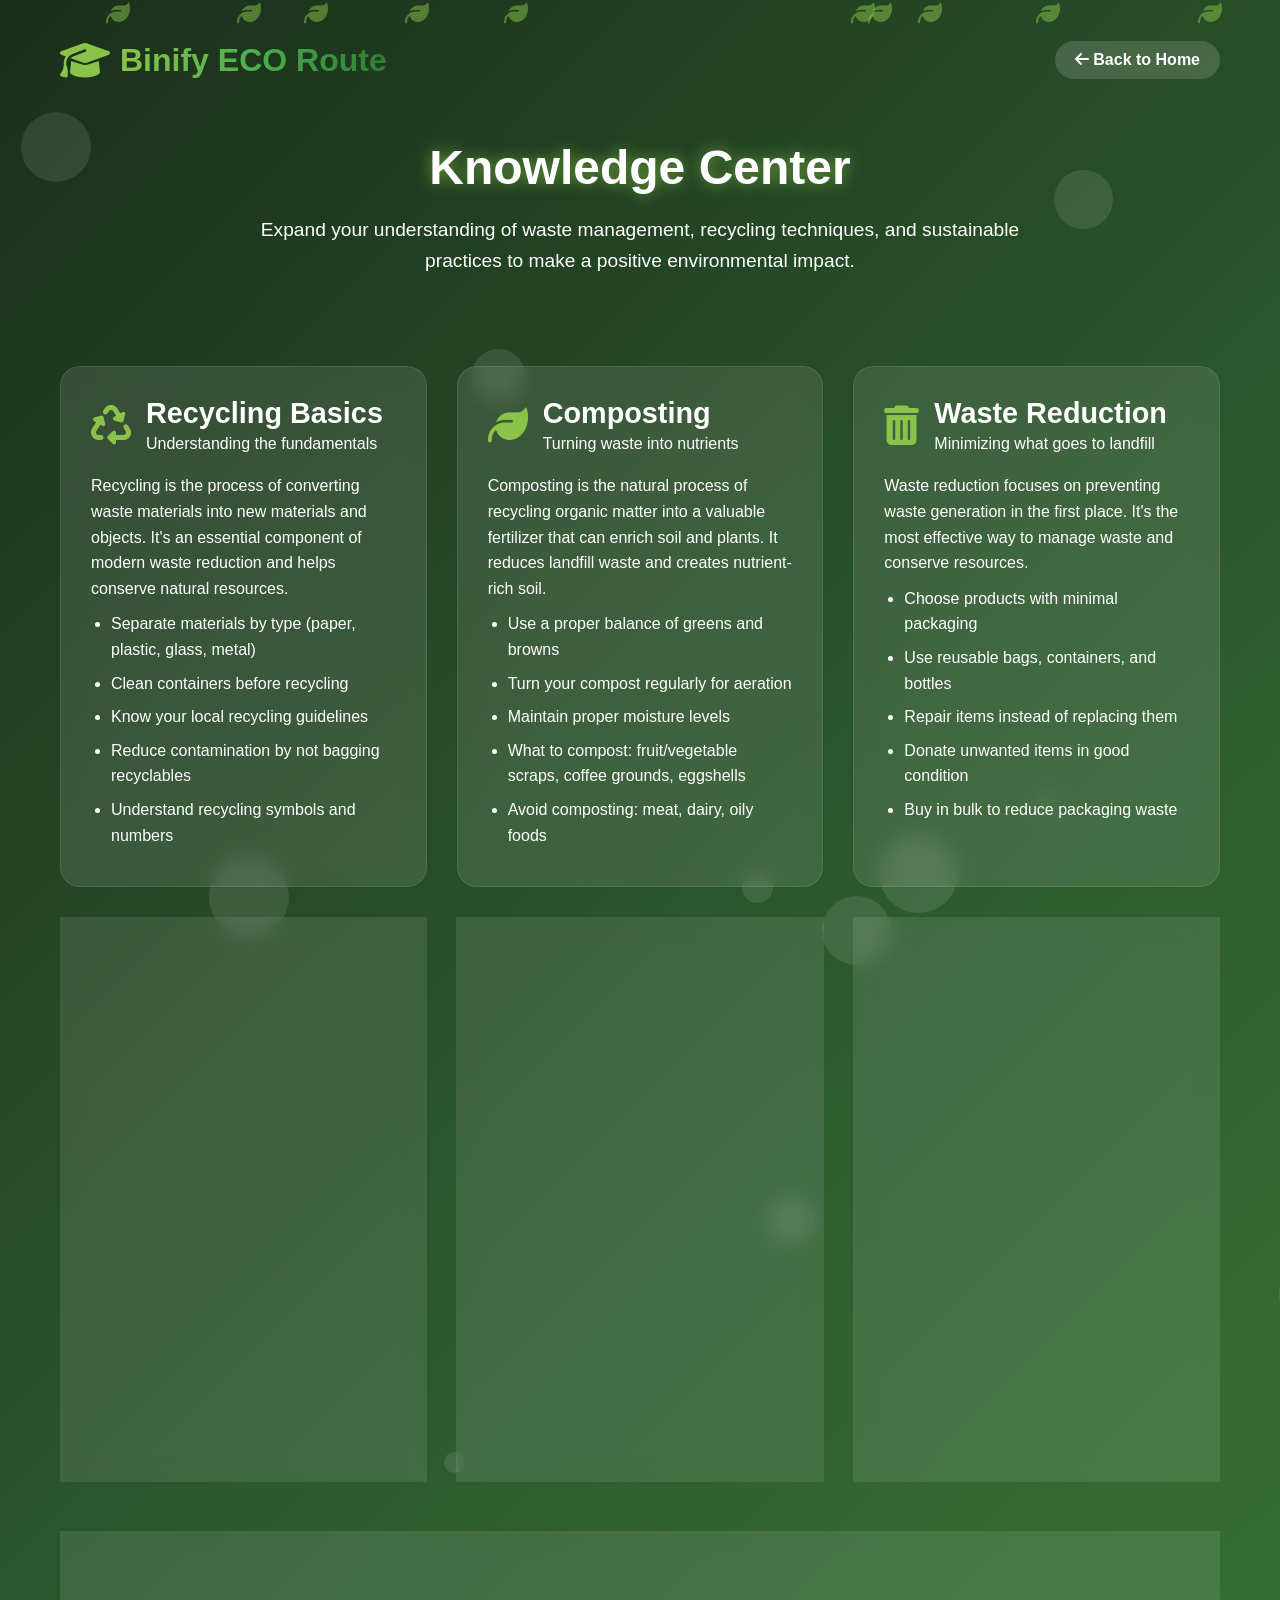
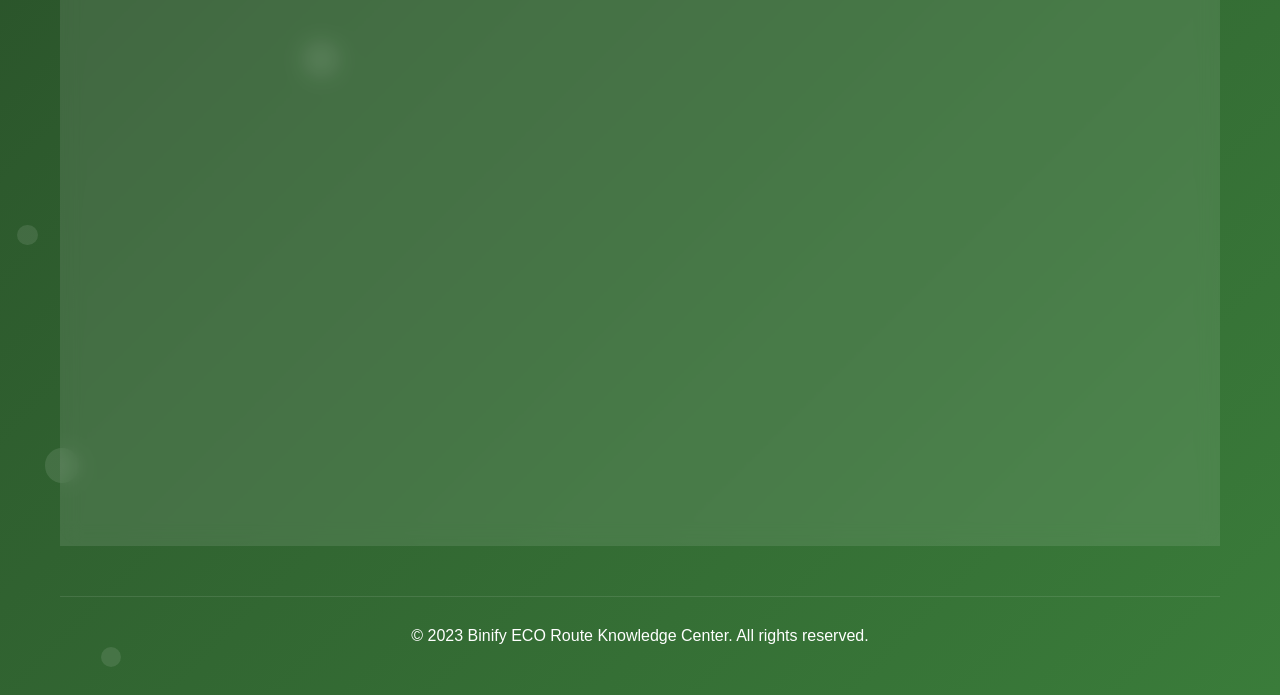
<file: templates/knowledge_area.html>
<!DOCTYPE html>
<html lang="en">
<head>
    <meta charset="UTF-8">
    <meta name="viewport" content="width=device-width, initial-scale=1.0">
    <title>Knowledge Center - Waste Management</title>
    <link rel="stylesheet" href="https://cdnjs.cloudflare.com/ajax/libs/font-awesome/6.4.0/css/all.min.css">
    <style>
        * {
            margin: 0;
            padding: 0;
            box-sizing: border-box;
            font-family: 'Segoe UI', Tahoma, Geneva, Verdana, sans-serif;
        }

        body {
            background: linear-gradient(135deg, #1a2f1a, #2d5a2d, #3a7c3a);
            color: #fff;
            min-height: 100vh;
            overflow-x: hidden;
            position: relative;
        }

        .background-animation {
            position: absolute;
            top: 0;
            left: 0;
            width: 100%;
            height: 100%;
            z-index: -1;
            overflow: hidden;
        }

        .bubble {
            position: absolute;
            border-radius: 50%;
            background: rgba(255, 255, 255, 0.1);
            animation: float 15s infinite ease-in-out;
        }

        .leaf {
            position: absolute;
            font-size: 24px;
            color: rgba(139, 195, 74, 0.5);
            animation: fall 20s infinite linear;
        }

        @keyframes float {
            0%, 100% { transform: translateY(0) rotate(0deg); }
            50% { transform: translateY(-20px) rotate(180deg); }
        }

        @keyframes fall {
            0% { transform: translateY(-100px) rotate(0deg); }
            100% { transform: translateY(100vh) rotate(360deg); }
        }

        .container {
            width: 100%;
            max-width: 1200px;
            margin: 0 auto;
            padding: 20px;
        }

        header {
            display: flex;
            justify-content: space-between;
            align-items: center;
            padding: 20px 0;
            animation: fadeIn 1s ease;
        }

        .logo {
            display: flex;
            align-items: center;
        }

        .logo i {
            font-size: 2.5rem;
            margin-right: 10px;
            color: #8bc34a;
        }

        .logo h1 {
            font-size: 2rem;
            background: linear-gradient(to right, #8bc34a, #4caf50, #2e7d32);
            -webkit-background-clip: text;
            -webkit-text-fill-color: transparent;
        }

        .back-btn {
            padding: 10px 20px;
            background: rgba(255, 255, 255, 0.15);
            border: none;
            border-radius: 50px;
            color: white;
            cursor: pointer;
            transition: all 0.3s ease;
            font-weight: 600;
            text-decoration: none;
            display: inline-block;
        }

        .back-btn:hover {
            background: rgba(255, 255, 255, 0.25);
            transform: translateY(-2px);
        }

        .page-header {
            text-align: center;
            padding: 40px 0;
            animation: slideUp 1s ease;
        }

        .page-header h2 {
            font-size: 3rem;
            margin-bottom: 20px;
            text-shadow: 0 0 15px rgba(139, 195, 74, 0.7);
        }

        .page-header p {
            font-size: 1.2rem;
            max-width: 800px;
            margin: 0 auto;
            line-height: 1.6;
        }

        .knowledge-grid {
            display: grid;
            grid-template-columns: repeat(auto-fit, minmax(350px, 1fr));
            gap: 30px;
            margin: 50px 0;
        }

        .knowledge-card {
            background: rgba(255, 255, 255, 0.1);
            backdrop-filter: blur(10px);
            border-radius: 20px;
            padding: 30px;
            transition: all 0.3s ease;
            border: 1px solid rgba(255, 255, 255, 0.1);
            animation: fadeIn 1s ease;
        }

        .knowledge-card:hover {
            transform: translateY(-10px);
            box-shadow: 0 15px 30px rgba(0, 0, 0, 0.3);
            background: rgba(255, 255, 255, 0.15);
        }

        .card-header {
            display: flex;
            align-items: center;
            margin-bottom: 20px;
        }

        .card-icon {
            font-size: 40px;
            margin-right: 15px;
            color: #8bc34a;
        }

        .card-title {
            font-size: 1.8rem;
            margin-bottom: 5px;
        }

        .card-content {
            line-height: 1.6;
        }

        .card-content ul {
            margin-left: 20px;
            margin-top: 10px;
        }

        .card-content li {
            margin-bottom: 8px;
        }

        .tips-section {
            background: rgba(255, 255, 255, 0.1);
            backdrop-filter: blur(10px);
            border-radius: 20px;
            padding: 40px;
            margin: 50px 0;
            animation: fadeIn 1s ease;
        }

        .tips-header {
            text-align: center;
            margin-bottom: 30px;
        }

        .tips-header h3 {
            font-size: 2.2rem;
            margin-bottom: 10px;
        }

        .tips-grid {
            display: grid;
            grid-template-columns: repeat(auto-fit, minmax(250px, 1fr));
            gap: 20px;
        }

        .tip-item {
            background: rgba(255, 255, 255, 0.05);
            border-radius: 15px;
            padding: 20px;
            transition: all 0.3s ease;
        }

        .tip-item:hover {
            background: rgba(255, 255, 255, 0.1);
            transform: translateY(-5px);
        }

        .tip-icon {
            font-size: 30px;
            margin-bottom: 15px;
            color: #8bc34a;
        }

        .tip-title {
            font-size: 1.2rem;
            margin-bottom: 10px;
            font-weight: 600;
        }

        .tip-content {
            font-size: 0.95rem;
            line-height: 1.5;
        }

        .quiz-section {
            background: rgba(255, 255, 255, 0.1);
            backdrop-filter: blur(10px);
            border-radius: 20px;
            padding: 40px;
            margin: 50px 0;
            text-align: center;
            animation: fadeIn 1s ease;
        }

        .quiz-header h3 {
            font-size: 2.2rem;
            margin-bottom: 10px;
        }

        .quiz-header p {
            margin-bottom: 30px;
            font-size: 1.1rem;
        }

        .quiz-btn {
            padding: 15px 30px;
            background: linear-gradient(to right, #4caf50, #2e7d32);
            border: none;
            border-radius: 50px;
            color: white;
            font-size: 1.1rem;
            font-weight: 600;
            cursor: pointer;
            transition: all 0.3s ease;
            display: inline-block;
        }

        .quiz-btn:hover {
            transform: translateY(-5px);
            box-shadow: 0 10px 20px rgba(0, 0, 0, 0.2);
        }

        footer {
            text-align: center;
            padding: 30px 0;
            margin-top: 50px;
            border-top: 1px solid rgba(255, 255, 255, 0.1);
        }

        .footer-links {
            display: flex;
            justify-content: center;
            flex-wrap: wrap;
            margin-bottom: 20px;
        }

        .footer-links a {
            color: #8bc34a;
            margin: 0 15px;
            text-decoration: none;
            transition: all 0.3s ease;
        }

        .footer-links a:hover {
            text-decoration: underline;
        }

        @keyframes fadeIn {
            from { opacity: 0; }
            to { opacity: 1; }
        }

        @keyframes slideUp {
            from { transform: translateY(50px); opacity: 0; }
            to { transform: translateY(0); opacity: 1; }
        }

        @media (max-width: 768px) {
            .page-header h2 {
                font-size: 2.2rem;
            }
            
            .knowledge-grid {
                grid-template-columns: 1fr;
            }
            
            .tips-grid {
                grid-template-columns: 1fr;
            }
        }
    </style>
</head>
<body>
    <div class="background-animation" id="backgroundAnimation"></div>
    
    <div class="container">
        <header>
            <div class="logo">
                <i class="fas fa-graduation-cap"></i>
                <h1>Binify ECO Route</h1>
            </div>
            <a href="home.html" class="back-btn">
                <i class="fas fa-arrow-left"></i> Back to Home
            </a>
        </header>
        
        <section class="page-header">
            <h2>Knowledge Center</h2>
            <p>Expand your understanding of waste management, recycling techniques, and sustainable practices to make a positive environmental impact.</p>
        </section>
        
        <div class="knowledge-grid">
            <div class="knowledge-card">
                <div class="card-header">
                    <i class="fas fa-recycle card-icon"></i>
                    <div>
                        <h3 class="card-title">Recycling Basics</h3>
                        <p>Understanding the fundamentals</p>
                    </div>
                </div>
                <div class="card-content">
                    <p>Recycling is the process of converting waste materials into new materials and objects. It's an essential component of modern waste reduction and helps conserve natural resources.</p>
                    <ul>
                        <li>Separate materials by type (paper, plastic, glass, metal)</li>
                        <li>Clean containers before recycling</li>
                        <li>Know your local recycling guidelines</li>
                        <li>Reduce contamination by not bagging recyclables</li>
                        <li>Understand recycling symbols and numbers</li>
                    </ul>
                </div>
            </div>
            
            <div class="knowledge-card">
                <div class="card-header">
                    <i class="fas fa-leaf card-icon"></i>
                    <div>
                        <h3 class="card-title">Composting</h3>
                        <p>Turning waste into nutrients</p>
                    </div>
                </div>
                <div class="card-content">
                    <p>Composting is the natural process of recycling organic matter into a valuable fertilizer that can enrich soil and plants. It reduces landfill waste and creates nutrient-rich soil.</p>
                    <ul>
                        <li>Use a proper balance of greens and browns</li>
                        <li>Turn your compost regularly for aeration</li>
                        <li>Maintain proper moisture levels</li>
                        <li>What to compost: fruit/vegetable scraps, coffee grounds, eggshells</li>
                        <li>Avoid composting: meat, dairy, oily foods</li>
                    </ul>
                </div>
            </div>
            
            <div class="knowledge-card">
                <div class="card-header">
                    <i class="fas fa-trash-alt card-icon"></i>
                    <div>
                        <h3 class="card-title">Waste Reduction</h3>
                        <p>Minimizing what goes to landfill</p>
                    </div>
                </div>
                <div class="card-content">
                    <p>Waste reduction focuses on preventing waste generation in the first place. It's the most effective way to manage waste and conserve resources.</p>
                    <ul>
                        <li>Choose products with minimal packaging</li>
                        <li>Use reusable bags, containers, and bottles</li>
                        <li>Repair items instead of replacing them</li>
                        <li>Donate unwanted items in good condition</li>
                        <li>Buy in bulk to reduce packaging waste</li>
                    </ul>
                </div>
            </div>
            
            <div class="knowledge-card">
                <div class="card-header">
                    <i class="fas fa-bolt card-icon"></i>
                    <div>
                        <h3 class="card-title">E-Waste Management</h3>
                        <p>Proper disposal of electronics</p>
                    </div>
                </div>
                <div class="card-content">
                    <p>Electronic waste contains valuable materials and hazardous components. Proper e-waste management prevents environmental contamination and recovers valuable resources.</p>
                    <ul>
                        <li>Never dispose of electronics in regular trash</li>
                        <li>Find certified e-waste recyclers</li>
                        <li>Consider refurbishing or donating working electronics</li>
                        <li>Remove personal data before recycling</li>
                        <li>Check for manufacturer take-back programs</li>
                    </ul>
                </div>
            </div>
            
            <div class="knowledge-card">
                <div class="card-header">
                    <i class="fas fa-industry card-icon"></i>
                    <div>
                        <h3 class="card-title">Industrial Waste</h3>
                        <p>Managing commercial waste streams</p>
                    </div>
                </div>
                <div class="card-content">
                    <p>Industrial waste management focuses on handling waste generated by manufacturing and industrial processes in an environmentally responsible manner.</p>
                    <ul>
                        <li>Implement waste audit and tracking systems</li>
                        <li>Explore industrial symbiosis opportunities</li>
                        <li>Invest in cleaner production technologies</li>
                        <li>Train employees on proper waste segregation</li>
                        <li>Partner with specialized waste management companies</li>
                    </ul>
                </div>
            </div>
            
            <div class="knowledge-card">
                <div class="card-header">
                    <i class="fas fa-globe-americas card-icon"></i>
                    <div>
                        <h3 class="card-title">Global Initiatives</h3>
                        <p>International waste management efforts</p>
                    </div>
                </div>
                <div class="card-content">
                    <p>Countries worldwide are implementing innovative waste management strategies to address the growing challenge of waste generation and its environmental impact.</p>
                    <ul>
                        <li>Sweden's waste-to-energy programs</li>
                        <li>Japan's meticulous sorting systems</li>
                        <li>Germany's packaging regulations</li>
                        <li>South Korea's food waste reduction</li>
                        <li>Circular economy initiatives in the EU</li>
                    </ul>
                </div>
            </div>
        </div>
        
        <section class="tips-section">
            <div class="tips-header">
                <h3>Sustainable Living Tips</h3>
                <p>Simple changes you can make today to reduce your environmental footprint</p>
            </div>
            <div class="tips-grid">
                <div class="tip-item">
                    <i class="fas fa-shopping-bag tip-icon"></i>
                    <h4 class="tip-title">Smart Shopping</h4>
                    <p class="tip-content">Bring reusable bags, choose products with minimal packaging, and buy in bulk to reduce waste.</p>
                </div>
                
                <div class="tip-item">
                    <i class="fas fa-utensils tip-icon"></i>
                    <h4 class="tip-title">Food Waste Reduction</h4>
                    <p class="tip-content">Plan meals, store food properly, and compost scraps to minimize food waste.</p>
                </div>
                
                <div class="tip-item">
                    <i class="fas fa-tint tip-icon"></i>
                    <h4 class="tip-title">Water Conservation</h4>
                    <p class="tip-content">Fix leaks, install low-flow fixtures, and collect rainwater for gardening.</p>
                </div>
                
                <div class="tip-item">
                    <i class="fas fa-bicycle tip-icon"></i>
                    <h4 class="tip-title">Eco Transportation</h4>
                    <p class="tip-content">Walk, bike, use public transport, or carpool to reduce your carbon footprint.</p>
                </div>
                
                <div class="tip-item">
                    <i class="fas fa-plug tip-icon"></i>
                    <h4 class="tip-title">Energy Efficiency</h4>
                    <p class="tip-content">Use LED bulbs, unplug electronics when not in use, and choose energy-efficient appliances.</p>
                </div>
                
                <div class="tip-item">
                    <i class="fas fa-seedling tip-icon"></i>
                    <h4 class="tip-title">Green Spaces</h4>
                    <p class="tip-content">Plant native species, create compost, and avoid chemical pesticides in your garden.</p>
                </div>
            </div>
        </section>
        
        <footer>
            <p>&copy; 2023 Binify ECO Route Knowledge Center. All rights reserved.</p>
        </footer>
    </div>

    <script>
        // Background animation
        const backgroundAnimation = document.getElementById('backgroundAnimation');
        
        // Create bubbles
        for (let i = 0; i < 15; i++) {
            const bubble = document.createElement('div');
            bubble.classList.add('bubble');
            const size = Math.random() * 60 + 20;
            bubble.style.width = `${size}px`;
            bubble.style.height = `${size}px`;
            bubble.style.left = `${Math.random() * 100}%`;
            bubble.style.top = `${Math.random() * 100}%`;
            bubble.style.animationDelay = `${Math.random() * 15}s`;
            backgroundAnimation.appendChild(bubble);
        }
        
        // Create leaves
        for (let i = 0; i < 10; i++) {
            const leaf = document.createElement('div');
            leaf.classList.add('leaf');
            leaf.innerHTML = '<i class="fas fa-leaf"></i>';
            leaf.style.left = `${Math.random() * 100}%`;
            leaf.style.animationDelay = `${Math.random() * 20}s`;
            backgroundAnimation.appendChild(leaf);
        }

    </script>
</body>
</html>
</file>
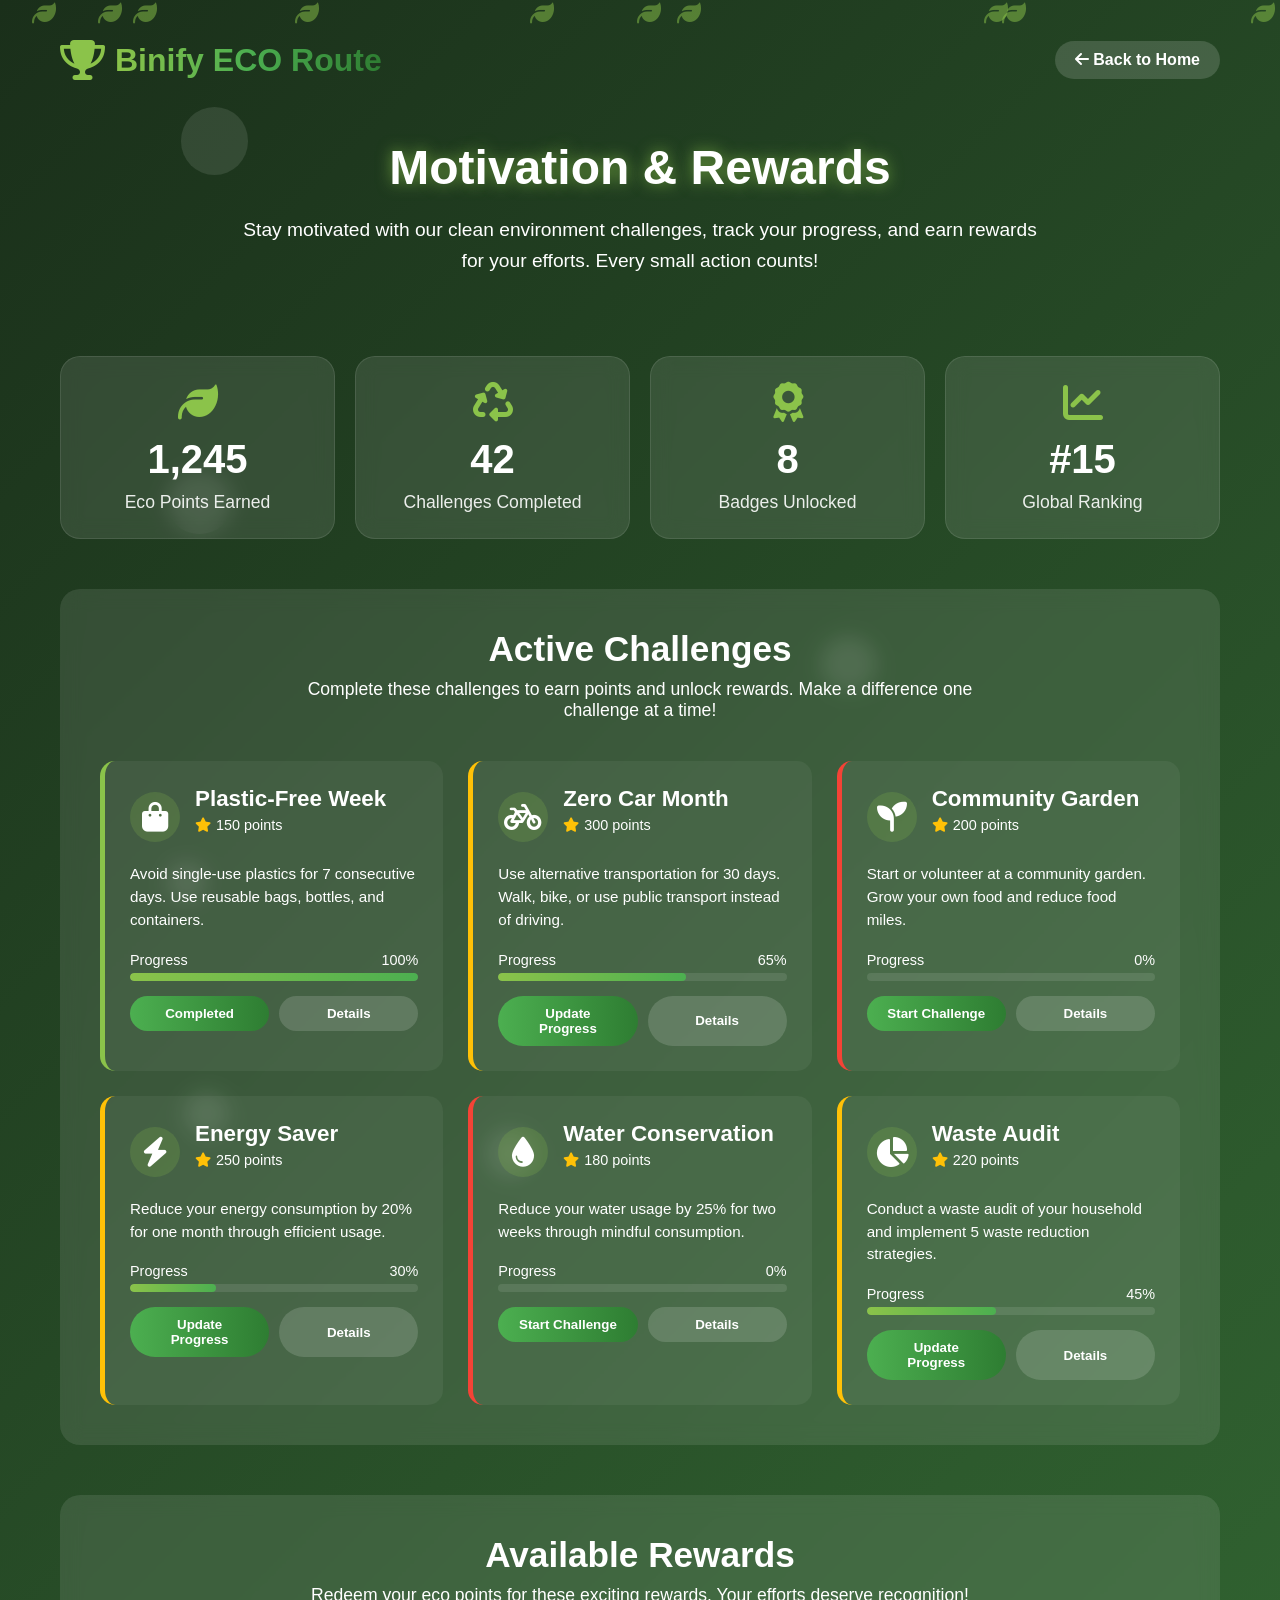
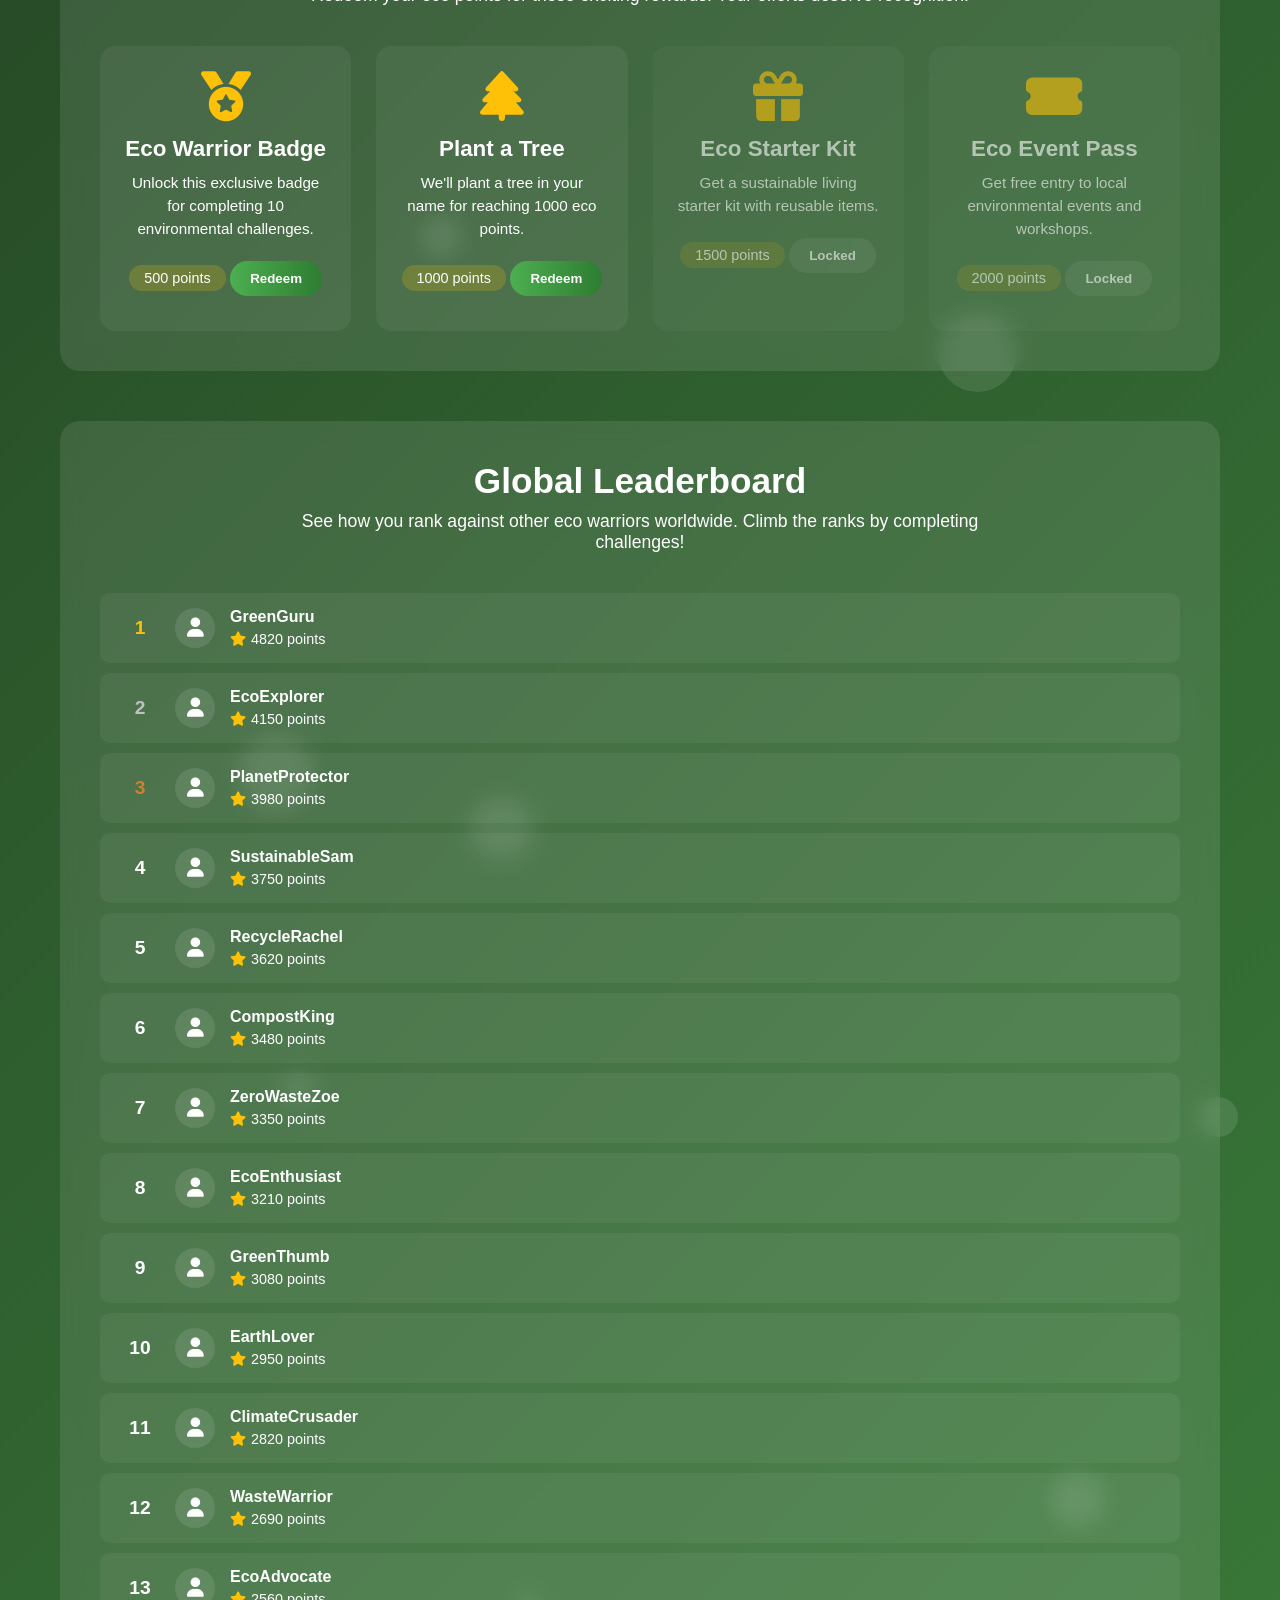
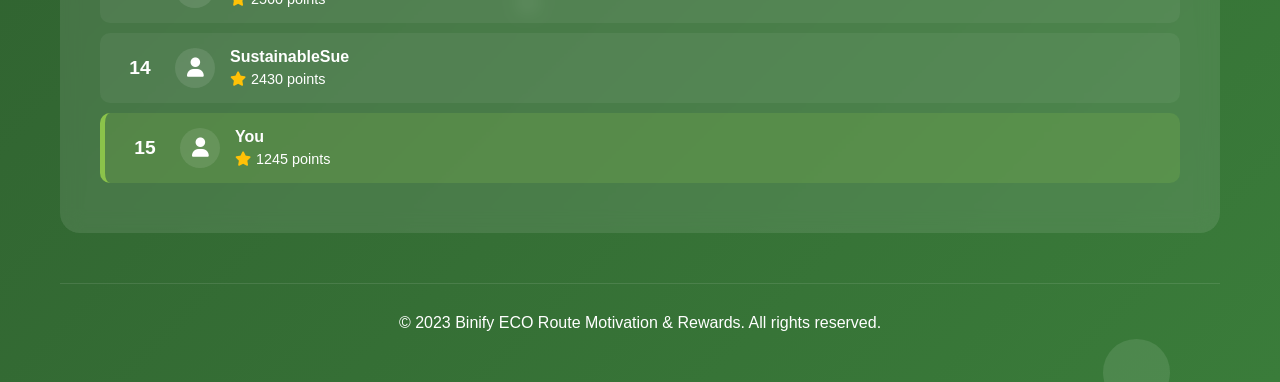
<file: templates/motivation.html>
<!DOCTYPE html>
<html lang="en">
<head>
    <meta charset="UTF-8">
    <meta name="viewport" content="width=device-width, initial-scale=1.0">
    <title>Motivation & Rewards - EcoWarrior</title>
    <link rel="stylesheet" href="https://cdnjs.cloudflare.com/ajax/libs/font-awesome/6.4.0/css/all.min.css">
    <style>
        * {
            margin: 0;
            padding: 0;
            box-sizing: border-box;
            font-family: 'Segoe UI', Tahoma, Geneva, Verdana, sans-serif;
        }

        body {
            background: linear-gradient(135deg, #1a2f1a, #2d5a2d, #3a7c3a);
            color: #fff;
            min-height: 100vh;
            overflow-x: hidden;
            position: relative;
        }

        .background-animation {
            position: absolute;
            top: 0;
            left: 0;
            width: 100%;
            height: 100%;
            z-index: -1;
            overflow: hidden;
        }

        .bubble {
            position: absolute;
            border-radius: 50%;
            background: rgba(255, 255, 255, 0.1);
            animation: float 15s infinite ease-in-out;
        }

        .leaf {
            position: absolute;
            font-size: 24px;
            color: rgba(139, 195, 74, 0.5);
            animation: fall 20s infinite linear;
        }

        @keyframes float {
            0%, 100% { transform: translateY(0) rotate(0deg); }
            50% { transform: translateY(-20px) rotate(180deg); }
        }

        @keyframes fall {
            0% { transform: translateY(-100px) rotate(0deg); }
            100% { transform: translateY(100vh) rotate(360deg); }
        }

        .container {
            width: 100%;
            max-width: 1200px;
            margin: 0 auto;
            padding: 20px;
        }

        header {
            display: flex;
            justify-content: space-between;
            align-items: center;
            padding: 20px 0;
            animation: fadeIn 1s ease;
        }

        .logo {
            display: flex;
            align-items: center;
        }

        .logo i {
            font-size: 2.5rem;
            margin-right: 10px;
            color: #8bc34a;
        }

        .logo h1 {
            font-size: 2rem;
            background: linear-gradient(to right, #8bc34a, #4caf50, #2e7d32);
            -webkit-background-clip: text;
            -webkit-text-fill-color: transparent;
        }

        .back-btn {
            padding: 10px 20px;
            background: rgba(255, 255, 255, 0.15);
            border: none;
            border-radius: 50px;
            color: white;
            cursor: pointer;
            transition: all 0.3s ease;
            font-weight: 600;
            text-decoration: none;
            display: inline-block;
        }

        .back-btn:hover {
            background: rgba(255, 255, 255, 0.25);
            transform: translateY(-2px);
        }

        .page-header {
            text-align: center;
            padding: 40px 0;
            animation: slideUp 1s ease;
        }

        .page-header h2 {
            font-size: 3rem;
            margin-bottom: 20px;
            text-shadow: 0 0 15px rgba(139, 195, 74, 0.7);
        }

        .page-header p {
            font-size: 1.2rem;
            max-width: 800px;
            margin: 0 auto;
            line-height: 1.6;
        }

        .stats-section {
            display: grid;
            grid-template-columns: repeat(auto-fit, minmax(250px, 1fr));
            gap: 20px;
            margin: 40px 0;
        }

        .stat-card {
            background: rgba(255, 255, 255, 0.1);
            backdrop-filter: blur(10px);
            border-radius: 20px;
            padding: 25px;
            text-align: center;
            transition: all 0.3s ease;
            border: 1px solid rgba(255, 255, 255, 0.1);
        }

        .stat-card:hover {
            transform: translateY(-5px);
            box-shadow: 0 10px 20px rgba(0, 0, 0, 0.2);
        }

        .stat-icon {
            font-size: 40px;
            margin-bottom: 15px;
            color: #8bc34a;
        }

        .stat-number {
            font-size: 2.5rem;
            font-weight: 700;
            margin-bottom: 10px;
        }

        .stat-label {
            font-size: 1.1rem;
            opacity: 0.9;
        }

        .challenges-section {
            background: rgba(255, 255, 255, 0.1);
            backdrop-filter: blur(10px);
            border-radius: 20px;
            padding: 40px;
            margin: 50px 0;
            animation: fadeIn 1s ease;
        }

        .section-header {
            text-align: center;
            margin-bottom: 40px;
        }

        .section-header h3 {
            font-size: 2.2rem;
            margin-bottom: 10px;
        }

        .section-header p {
            font-size: 1.1rem;
            max-width: 700px;
            margin: 0 auto;
        }

        .challenges-grid {
            display: grid;
            grid-template-columns: repeat(auto-fit, minmax(300px, 1fr));
            gap: 25px;
        }

        .challenge-card {
            background: rgba(255, 255, 255, 0.05);
            border-radius: 15px;
            padding: 25px;
            transition: all 0.3s ease;
            position: relative;
            overflow: hidden;
        }

        .challenge-card:hover {
            background: rgba(255, 255, 255, 0.1);
            transform: translateY(-5px);
        }

        .challenge-card.completed {
            border-left: 5px solid #8bc34a;
        }

        .challenge-card.in-progress {
            border-left: 5px solid #ffc107;
        }

        .challenge-card.not-started {
            border-left: 5px solid #f44336;
        }

        .challenge-header {
            display: flex;
            align-items: center;
            margin-bottom: 15px;
        }

        .challenge-icon {
            font-size: 30px;
            margin-right: 15px;
            width: 50px;
            height: 50px;
            display: flex;
            align-items: center;
            justify-content: center;
            border-radius: 50%;
            background: rgba(139, 195, 74, 0.2);
        }

        .challenge-title {
            font-size: 1.4rem;
            margin-bottom: 5px;
        }

        .challenge-description {
            font-size: 0.95rem;
            margin-bottom: 20px;
            line-height: 1.5;
        }

        .progress-container {
            margin-bottom: 15px;
        }

        .progress-label {
            display: flex;
            justify-content: space-between;
            margin-bottom: 5px;
            font-size: 0.9rem;
        }

        .progress-bar {
            height: 8px;
            background: rgba(255, 255, 255, 0.1);
            border-radius: 10px;
            overflow: hidden;
        }

        .progress-fill {
            height: 100%;
            background: linear-gradient(to right, #8bc34a, #4caf50);
            border-radius: 10px;
            transition: width 0.5s ease;
        }

        .challenge-points {
            display: flex;
            align-items: center;
            font-size: 0.9rem;
            margin-bottom: 15px;
        }

        .points-icon {
            color: #ffc107;
            margin-right: 5px;
        }

        .challenge-actions {
            display: flex;
            gap: 10px;
        }

        .btn {
            padding: 10px 20px;
            border: none;
            border-radius: 50px;
            background: linear-gradient(to right, #4caf50, #2e7d32);
            color: white;
            font-weight: 600;
            cursor: pointer;
            transition: all 0.3s ease;
            flex: 1;
            text-align: center;
        }

        .btn:hover {
            transform: translateY(-2px);
            box-shadow: 0 5px 15px rgba(0, 0, 0, 0.2);
        }

        .btn-secondary {
            background: rgba(255, 255, 255, 0.15);
        }

        .btn-disabled {
            background: rgba(255, 255, 255, 0.1);
            cursor: not-allowed;
        }

        .btn-disabled:hover {
            transform: none;
            box-shadow: none;
        }

        .rewards-section {
            background: rgba(255, 255, 255, 0.1);
            backdrop-filter: blur(10px);
            border-radius: 20px;
            padding: 40px;
            margin: 50px 0;
            animation: fadeIn 1s ease;
        }

        .rewards-grid {
            display: grid;
            grid-template-columns: repeat(auto-fit, minmax(250px, 1fr));
            gap: 25px;
        }

        .reward-card {
            background: rgba(255, 255, 255, 0.05);
            border-radius: 15px;
            padding: 25px;
            text-align: center;
            transition: all 0.3s ease;
        }

        .reward-card:hover {
            background: rgba(255, 255, 255, 0.1);
            transform: translateY(-5px);
        }

        .reward-card.locked {
            opacity: 0.6;
        }

        .reward-icon {
            font-size: 50px;
            margin-bottom: 15px;
            color: #ffc107;
        }

        .reward-title {
            font-size: 1.4rem;
            margin-bottom: 10px;
        }

        .reward-description {
            font-size: 0.95rem;
            margin-bottom: 20px;
            line-height: 1.5;
        }

        .reward-points {
            display: inline-block;
            padding: 5px 15px;
            background: rgba(255, 193, 7, 0.2);
            border-radius: 20px;
            font-size: 0.9rem;
            margin-bottom: 15px;
        }

        .leaderboard-section {
            background: rgba(255, 255, 255, 0.1);
            backdrop-filter: blur(10px);
            border-radius: 20px;
            padding: 40px;
            margin: 50px 0;
            animation: fadeIn 1s ease;
        }

        .leaderboard-list {
            margin-top: 30px;
        }

        .leaderboard-item {
            display: flex;
            align-items: center;
            padding: 15px 20px;
            background: rgba(255, 255, 255, 0.05);
            border-radius: 10px;
            margin-bottom: 10px;
            transition: all 0.3s ease;
        }

        .leaderboard-item:hover {
            background: rgba(255, 255, 255, 0.1);
        }

        .leaderboard-item.you {
            background: rgba(139, 195, 74, 0.2);
            border-left: 5px solid #8bc34a;
        }

        .rank {
            font-size: 1.2rem;
            font-weight: 700;
            width: 40px;
            text-align: center;
        }

        .rank-1 {
            color: #ffc107;
        }

        .rank-2 {
            color: #c0c0c0;
        }

        .rank-3 {
            color: #cd7f32;
        }

        .user-avatar {
            width: 40px;
            height: 40px;
            border-radius: 50%;
            background: rgba(255, 255, 255, 0.1);
            display: flex;
            align-items: center;
            justify-content: center;
            margin: 0 15px;
            font-size: 1.2rem;
        }

        .user-info {
            flex: 1;
        }

        .user-name {
            font-weight: 600;
        }

        .user-points {
            display: flex;
            align-items: center;
            font-size: 0.9rem;
            margin-top: 5px;
        }

        .points-icon {
            color: #ffc107;
            margin-right: 5px;
        }

        .modal {
            display: none;
            position: fixed;
            top: 0;
            left: 0;
            width: 100%;
            height: 100%;
            background: rgba(0, 0, 0, 0.7);
            z-index: 1000;
            align-items: center;
            justify-content: center;
        }

        .modal-content {
            background: linear-gradient(135deg, #2d5a2d, #3a7c3a);
            border-radius: 20px;
            padding: 30px;
            max-width: 500px;
            width: 90%;
            text-align: center;
            animation: slideUp 0.3s ease;
        }

        .modal-icon {
            font-size: 60px;
            margin-bottom: 20px;
            color: #8bc34a;
        }

        .modal-title {
            font-size: 1.8rem;
            margin-bottom: 15px;
        }

        .modal-text {
            margin-bottom: 25px;
            line-height: 1.6;
        }

        .modal-actions {
            display: flex;
            gap: 10px;
            justify-content: center;
        }

        footer {
            text-align: center;
            padding: 30px 0;
            margin-top: 50px;
            border-top: 1px solid rgba(255, 255, 255, 0.1);
        }

        .footer-links {
            display: flex;
            justify-content: center;
            flex-wrap: wrap;
            margin-bottom: 20px;
        }

        .footer-links a {
            color: #8bc34a;
            margin: 0 15px;
            text-decoration: none;
            transition: all 0.3s ease;
        }

        .footer-links a:hover {
            text-decoration: underline;
        }

        @keyframes fadeIn {
            from { opacity: 0; }
            to { opacity: 1; }
        }

        @keyframes slideUp {
            from { transform: translateY(50px); opacity: 0; }
            to { transform: translateY(0); opacity: 1; }
        }

        @keyframes confetti {
            0% { transform: translateY(0) rotate(0deg); opacity: 1; }
            100% { transform: translateY(100vh) rotate(360deg); opacity: 0; }
        }

        .confetti {
            position: fixed;
            width: 10px;
            height: 10px;
            background: #ffc107;
            opacity: 0;
            z-index: 1001;
        }

        @media (max-width: 768px) {
            .page-header h2 {
                font-size: 2.2rem;
            }
            
            .challenges-grid, .rewards-grid {
                grid-template-columns: 1fr;
            }
            
            .stats-section {
                grid-template-columns: repeat(2, 1fr);
            }
        }
    </style>
</head>
<body>
    <div class="background-animation" id="backgroundAnimation"></div>
    
    <div class="container">
        <header>
            <div class="logo">
                <i class="fas fa-trophy"></i>
                <h1>Binify ECO Route</h1>
            </div>
            <a href="home.html" class="back-btn">
                <i class="fas fa-arrow-left"></i> Back to Home
            </a>
        </header>
        
        <section class="page-header">
            <h2>Motivation & Rewards</h2>
            <p>Stay motivated with our clean environment challenges, track your progress, and earn rewards for your efforts. Every small action counts!</p>
        </section>
        
        <div class="stats-section">
            <div class="stat-card">
                <i class="fas fa-leaf stat-icon"></i>
                <div class="stat-number" id="totalPoints">1,245</div>
                <div class="stat-label">Eco Points Earned</div>
            </div>
            <div class="stat-card">
                <i class="fas fa-recycle stat-icon"></i>
                <div class="stat-number" id="completedChallenges">42</div>
                <div class="stat-label">Challenges Completed</div>
            </div>
            <div class="stat-card">
                <i class="fas fa-award stat-icon"></i>
                <div class="stat-number" id="unlockedBadges">8</div>
                <div class="stat-label">Badges Unlocked</div>
            </div>
            <div class="stat-card">
                <i class="fas fa-chart-line stat-icon"></i>
                <div class="stat-number" id="globalRanking">#15</div>
                <div class="stat-label">Global Ranking</div>
            </div>
        </div>
        
        <section class="challenges-section">
            <div class="section-header">
                <h3>Active Challenges</h3>
                <p>Complete these challenges to earn points and unlock rewards. Make a difference one challenge at a time!</p>
            </div>
            
            <div class="challenges-grid" id="challengesGrid">
                <!-- Challenges will be dynamically inserted here -->
            </div>
        </section>
        
        <section class="rewards-section">
            <div class="section-header">
                <h3>Available Rewards</h3>
                <p>Redeem your eco points for these exciting rewards. Your efforts deserve recognition!</p>
            </div>
            
            <div class="rewards-grid" id="rewardsGrid">
                <!-- Rewards will be dynamically inserted here -->
            </div>
        </section>
        
        <section class="leaderboard-section">
            <div class="section-header">
                <h3>Global Leaderboard</h3>
                <p>See how you rank against other eco warriors worldwide. Climb the ranks by completing challenges!</p>
            </div>
            
            <div class="leaderboard-list" id="leaderboardList">
                <!-- Leaderboard items will be dynamically inserted here -->
            </div>
        </section>
        
        <footer>
            <p>&copy; 2023 Binify ECO Route Motivation & Rewards. All rights reserved.</p>
        </footer>
    </div>

    <!-- Progress Update Modal -->
    <div class="modal" id="progressModal">
        <div class="modal-content">
            <i class="fas fa-chart-line modal-icon"></i>
            <h3 class="modal-title">Update Progress</h3>
            <p class="modal-text" id="progressModalText">How much progress have you made on this challenge?</p>
            <div class="progress-container">
                <div class="progress-label">
                    <span>Progress</span>
                    <span id="currentProgressValue">0%</span>
                </div>
                <div class="progress-bar">
                    <div class="progress-fill" id="progressModalFill" style="width: 0%"></div>
                </div>
            </div>
            <input type="range" id="progressSlider" min="0" max="100" value="0" style="width: 100%; margin: 20px 0;">
            <div class="modal-actions">
                <button class="btn" id="updateProgressBtn">Update Progress</button>
                <button class="btn btn-secondary" id="cancelProgressBtn">Cancel</button>
            </div>
        </div>
    </div>

    <!-- Reward Redemption Modal -->
    <div class="modal" id="rewardModal">
        <div class="modal-content">
            <i class="fas fa-gift modal-icon"></i>
            <h3 class="modal-title" id="rewardModalTitle">Redeem Reward</h3>
            <p class="modal-text" id="rewardModalText">Are you sure you want to redeem this reward?</p>
            <div class="modal-actions">
                <button class="btn" id="confirmRewardBtn">Yes, Redeem</button>
                <button class="btn btn-secondary" id="cancelRewardBtn">Cancel</button>
            </div>
        </div>
    </div>

    <!-- Challenge Completion Modal -->
    <div class="modal" id="completionModal">
        <div class="modal-content">
            <i class="fas fa-trophy modal-icon"></i>
            <h3 class="modal-title">Challenge Complete!</h3>
            <p class="modal-text" id="completionModalText">Congratulations! You've completed the challenge and earned <span id="pointsEarned">0</span> points!</p>
            <div class="modal-actions">
                <button class="btn" id="closeCompletionBtn">Awesome!</button>
                <button class="btn btn-secondary" id="shareCompletionBtn">Share</button>
            </div>
        </div>
    </div>

    <script>
        // User data
        let userData = {
            points: 1245,
            completedChallenges: 42,
            unlockedBadges: 8,
            globalRanking: 15,
            activeChallenges: {},
            redeemedRewards: []
        };

        // Challenges data
        const challenges = [
            {
                id: 1,
                title: "Plastic-Free Week",
                description: "Avoid single-use plastics for 7 consecutive days. Use reusable bags, bottles, and containers.",
                points: 150,
                progress: 100,
                status: "completed",
                icon: "fas fa-shopping-bag"
            },
            {
                id: 2,
                title: "Zero Car Month",
                description: "Use alternative transportation for 30 days. Walk, bike, or use public transport instead of driving.",
                points: 300,
                progress: 65,
                status: "in-progress",
                icon: "fas fa-bicycle"
            },
            {
                id: 3,
                title: "Community Garden",
                description: "Start or volunteer at a community garden. Grow your own food and reduce food miles.",
                points: 200,
                progress: 0,
                status: "not-started",
                icon: "fas fa-seedling"
            },
            {
                id: 4,
                title: "Energy Saver",
                description: "Reduce your energy consumption by 20% for one month through efficient usage.",
                points: 250,
                progress: 30,
                status: "in-progress",
                icon: "fas fa-bolt"
            },
            {
                id: 5,
                title: "Water Conservation",
                description: "Reduce your water usage by 25% for two weeks through mindful consumption.",
                points: 180,
                progress: 0,
                status: "not-started",
                icon: "fas fa-tint"
            },
            {
                id: 6,
                title: "Waste Audit",
                description: "Conduct a waste audit of your household and implement 5 waste reduction strategies.",
                points: 220,
                progress: 45,
                status: "in-progress",
                icon: "fas fa-chart-pie"
            }
        ];

        // Rewards data
        const rewards = [
            {
                id: 1,
                title: "Eco Warrior Badge",
                description: "Unlock this exclusive badge for completing 10 environmental challenges.",
                points: 500,
                status: "available",
                icon: "fas fa-medal"
            },
            {
                id: 2,
                title: "Plant a Tree",
                description: "We'll plant a tree in your name for reaching 1000 eco points.",
                points: 1000,
                status: "available",
                icon: "fas fa-tree"
            },
            {
                id: 3,
                title: "Eco Starter Kit",
                description: "Get a sustainable living starter kit with reusable items.",
                points: 1500,
                status: "locked",
                icon: "fas fa-gift"
            },
            {
                id: 4,
                title: "Eco Event Pass",
                description: "Get free entry to local environmental events and workshops.",
                points: 2000,
                status: "locked",
                icon: "fas fa-ticket-alt"
            }
        ];

        // Leaderboard data
        const leaderboard = [
            { name: "GreenGuru", points: 4820 },
            { name: "EcoExplorer", points: 4150 },
            { name: "PlanetProtector", points: 3980 },
            { name: "SustainableSam", points: 3750 },
            { name: "RecycleRachel", points: 3620 },
            { name: "CompostKing", points: 3480 },
            { name: "ZeroWasteZoe", points: 3350 },
            { name: "EcoEnthusiast", points: 3210 },
            { name: "GreenThumb", points: 3080 },
            { name: "EarthLover", points: 2950 },
            { name: "ClimateCrusader", points: 2820 },
            { name: "WasteWarrior", points: 2690 },
            { name: "EcoAdvocate", points: 2560 },
            { name: "SustainableSue", points: 2430 },
            { name: "You", points: 1245 }
        ];

        // DOM Elements
        const challengesGrid = document.getElementById('challengesGrid');
        const rewardsGrid = document.getElementById('rewardsGrid');
        const leaderboardList = document.getElementById('leaderboardList');
        const progressModal = document.getElementById('progressModal');
        const rewardModal = document.getElementById('rewardModal');
        const completionModal = document.getElementById('completionModal');
        const progressSlider = document.getElementById('progressSlider');
        const currentProgressValue = document.getElementById('currentProgressValue');
        const progressModalFill = document.getElementById('progressModalFill');
        const progressModalText = document.getElementById('progressModalText');
        const rewardModalTitle = document.getElementById('rewardModalTitle');
        const rewardModalText = document.getElementById('rewardModalText');
        const completionModalText = document.getElementById('completionModalText');
        const pointsEarned = document.getElementById('pointsEarned');

        // State variables
        let currentChallengeId = null;
        let currentRewardId = null;

        // Initialize the page
        function init() {
            renderChallenges();
            renderRewards();
            renderLeaderboard();
            updateStats();
            setupEventListeners();
            createBackgroundAnimation();
        }

        // Render challenges
        function renderChallenges() {
            challengesGrid.innerHTML = '';
            
            challenges.forEach(challenge => {
                const challengeCard = document.createElement('div');
                challengeCard.className = `challenge-card ${challenge.status}`;
                challengeCard.innerHTML = `
                    <div class="challenge-header">
                        <div class="challenge-icon">
                            <i class="${challenge.icon}"></i>
                        </div>
                        <div>
                            <h4 class="challenge-title">${challenge.title}</h4>
                            <div class="challenge-points">
                                <i class="fas fa-star points-icon"></i>
                                <span>${challenge.points} points</span>
                            </div>
                        </div>
                    </div>
                    <p class="challenge-description">${challenge.description}</p>
                    <div class="progress-container">
                        <div class="progress-label">
                            <span>Progress</span>
                            <span>${challenge.progress}%</span>
                        </div>
                        <div class="progress-bar">
                            <div class="progress-fill" style="width: ${challenge.progress}%"></div>
                        </div>
                    </div>
                    <div class="challenge-actions">
                        ${getChallengeButton(challenge)}
                        <button class="btn btn-secondary" data-action="details" data-id="${challenge.id}">Details</button>
                    </div>
                `;
                challengesGrid.appendChild(challengeCard);
            });
        }

        // Get appropriate button for challenge status
        function getChallengeButton(challenge) {
            switch(challenge.status) {
                case 'completed':
                    return '<button class="btn" data-action="completed" data-id="' + challenge.id + '">Completed</button>';
                case 'in-progress':
                    return '<button class="btn" data-action="update" data-id="' + challenge.id + '">Update Progress</button>';
                case 'not-started':
                    return '<button class="btn" data-action="start" data-id="' + challenge.id + '">Start Challenge</button>';
                default:
                    return '';
            }
        }

        // Render rewards
        function renderRewards() {
            rewardsGrid.innerHTML = '';
            
            rewards.forEach(reward => {
                const rewardCard = document.createElement('div');
                rewardCard.className = `reward-card ${reward.status === 'locked' ? 'locked' : ''}`;
                rewardCard.innerHTML = `
                    <i class="${reward.icon} reward-icon"></i>
                    <h4 class="reward-title">${reward.title}</h4>
                    <p class="reward-description">${reward.description}</p>
                    <div class="reward-points">${reward.points} points</div>
                    ${getRewardButton(reward)}
                `;
                rewardsGrid.appendChild(rewardCard);
            });
        }

        // Get appropriate button for reward status
        function getRewardButton(reward) {
            if (reward.status === 'redeemed') {
                return '<button class="btn btn-disabled" disabled>Redeemed</button>';
            } else if (reward.status === 'locked') {
                return '<button class="btn btn-disabled" disabled>Locked</button>';
            } else {
                return '<button class="btn" data-action="redeem" data-id="' + reward.id + '">Redeem</button>';
            }
        }

        // Render leaderboard
        function renderLeaderboard() {
            leaderboardList.innerHTML = '';
            
            // Sort leaderboard by points (descending)
            const sortedLeaderboard = [...leaderboard].sort((a, b) => b.points - a.points);
            
            sortedLeaderboard.forEach((user, index) => {
                const rank = index + 1;
                const leaderboardItem = document.createElement('div');
                leaderboardItem.className = `leaderboard-item ${user.name === 'You' ? 'you' : ''}`;
                leaderboardItem.innerHTML = `
                    <div class="rank ${rank === 1 ? 'rank-1' : rank === 2 ? 'rank-2' : rank === 3 ? 'rank-3' : ''}">${rank}</div>
                    <div class="user-avatar">
                        <i class="fas fa-user"></i>
                    </div>
                    <div class="user-info">
                        <div class="user-name">${user.name}</div>
                        <div class="user-points">
                            <i class="fas fa-star points-icon"></i>
                            <span>${user.points} points</span>
                        </div>
                    </div>
                `;
                leaderboardList.appendChild(leaderboardItem);
            });
        }

        // Update stats display
        function updateStats() {
            document.getElementById('totalPoints').textContent = userData.points.toLocaleString();
            document.getElementById('completedChallenges').textContent = userData.completedChallenges;
            document.getElementById('unlockedBadges').textContent = userData.unlockedBadges;
            document.getElementById('globalRanking').textContent = `#${userData.globalRanking}`;
        }

        // Setup event listeners
        function setupEventListeners() {
            // Challenge buttons
            challengesGrid.addEventListener('click', function(e) {
                if (e.target.classList.contains('btn')) {
                    const action = e.target.getAttribute('data-action');
                    const id = parseInt(e.target.getAttribute('data-id'));
                    
                    switch(action) {
                        case 'start':
                            startChallenge(id);
                            break;
                        case 'update':
                            openProgressModal(id);
                            break;
                        case 'completed':
                            showCompletionDetails(id);
                            break;
                        case 'details':
                            showChallengeDetails(id);
                            break;
                    }
                }
            });

            // Reward buttons
            rewardsGrid.addEventListener('click', function(e) {
                if (e.target.classList.contains('btn') && !e.target.disabled) {
                    const action = e.target.getAttribute('data-action');
                    const id = parseInt(e.target.getAttribute('data-id'));
                    
                    if (action === 'redeem') {
                        openRewardModal(id);
                    }
                }
            });

            // Progress modal
            progressSlider.addEventListener('input', function() {
                const value = this.value;
                currentProgressValue.textContent = `${value}%`;
                progressModalFill.style.width = `${value}%`;
            });

            document.getElementById('updateProgressBtn').addEventListener('click', updateChallengeProgress);
            document.getElementById('cancelProgressBtn').addEventListener('click', function() {
                progressModal.style.display = 'none';
            });

            // Reward modal
            document.getElementById('confirmRewardBtn').addEventListener('click', redeemReward);
            document.getElementById('cancelRewardBtn').addEventListener('click', function() {
                rewardModal.style.display = 'none';
            });

            // Completion modal
            document.getElementById('closeCompletionBtn').addEventListener('click', function() {
                completionModal.style.display = 'none';
            });

            document.getElementById('shareCompletionBtn').addEventListener('click', function() {
                alert('Sharing feature would be implemented here! In a real app, this would share your achievement on social media.');
                completionModal.style.display = 'none';
            });
        }

        // Start a challenge
        function startChallenge(id) {
            const challenge = challenges.find(c => c.id === id);
            if (challenge) {
                challenge.status = 'in-progress';
                challenge.progress = 0;
                renderChallenges();
                alert(`You've started the "${challenge.title}" challenge! Good luck on your eco journey.`);
            }
        }

        // Open progress modal
        function openProgressModal(id) {
            const challenge = challenges.find(c => c.id === id);
            if (challenge) {
                currentChallengeId = id;
                progressSlider.value = challenge.progress;
                currentProgressValue.textContent = `${challenge.progress}%`;
                progressModalFill.style.width = `${challenge.progress}%`;
                progressModalText.textContent = `How much progress have you made on the "${challenge.title}" challenge?`;
                progressModal.style.display = 'flex';
            }
        }

        // Update challenge progress
        function updateChallengeProgress() {
            const challenge = challenges.find(c => c.id === currentChallengeId);
            if (challenge) {
                const newProgress = parseInt(progressSlider.value);
                challenge.progress = newProgress;
                
                // Check if challenge is completed
                if (newProgress === 100 && challenge.status !== 'completed') {
                    challenge.status = 'completed';
                    userData.points += challenge.points;
                    userData.completedChallenges += 1;
                    
                    // Update global ranking based on points
                    updateGlobalRanking();
                    
                    // Show completion modal
                    pointsEarned.textContent = challenge.points;
                    completionModalText.textContent = `Congratulations! You've completed the "${challenge.title}" challenge and earned ${challenge.points} points!`;
                    completionModal.style.display = 'flex';
                    
                    // Create confetti effect
                    createConfetti();
                }
                
                renderChallenges();
                updateStats();
                progressModal.style.display = 'none';
            }
        }

        // Open reward modal
        function openRewardModal(id) {
            const reward = rewards.find(r => r.id === id);
            if (reward) {
                currentRewardId = id;
                rewardModalTitle.textContent = `Redeem: ${reward.title}`;
                rewardModalText.textContent = `Are you sure you want to redeem "${reward.title}" for ${reward.points} points?`;
                rewardModal.style.display = 'flex';
            }
        }

        // Redeem reward
        function redeemReward() {
            const reward = rewards.find(r => r.id === currentRewardId);
            if (reward && userData.points >= reward.points) {
                userData.points -= reward.points;
                reward.status = 'redeemed';
                userData.unlockedBadges += 1;
                
                renderRewards();
                updateStats();
                rewardModal.style.display = 'none';
                
                alert(`Congratulations! You've successfully redeemed "${reward.title}". Thank you for your eco efforts!`);
            } else {
                alert("You don't have enough points to redeem this reward. Complete more challenges to earn points!");
                rewardModal.style.display = 'none';
            }
        }

        // Show challenge details
        function showChallengeDetails(id) {
            const challenge = challenges.find(c => c.id === id);
            if (challenge) {
                alert(`Challenge Details:\n\n${challenge.title}\n\n${challenge.description}\n\nPoints: ${challenge.points}\nStatus: ${challenge.status}\nProgress: ${challenge.progress}%`);
            }
        }

        // Show completion details
        function showCompletionDetails(id) {
            const challenge = challenges.find(c => c.id === id);
            if (challenge) {
                alert(`Challenge Completed!\n\n${challenge.title}\n\nYou earned ${challenge.points} points for completing this challenge. Great job!`);
            }
        }

        // Update global ranking based on points
        function updateGlobalRanking() {
            // In a real app, this would be calculated based on all users' points
            // For this demo, we'll simulate a ranking improvement
            if (userData.points > 2000) {
                userData.globalRanking = 10;
            } else if (userData.points > 1500) {
                userData.globalRanking = 12;
            } else if (userData.points > 1300) {
                userData.globalRanking = 14;
            }
            
            // Update leaderboard
            const youIndex = leaderboard.findIndex(user => user.name === 'You');
            if (youIndex !== -1) {
                leaderboard[youIndex].points = userData.points;
            }
            renderLeaderboard();
        }

        // Create confetti effect
        function createConfetti() {
            const colors = ['#8bc34a', '#4caf50', '#ffc107', '#ff9800', '#f44336'];
            const container = document.body;
            
            for (let i = 0; i < 100; i++) {
                const confetti = document.createElement('div');
                confetti.className = 'confetti';
                confetti.style.left = Math.random() * 100 + 'vw';
                confetti.style.background = colors[Math.floor(Math.random() * colors.length)];
                confetti.style.animation = `confetti ${Math.random() * 3 + 2}s linear forwards`;
                confetti.style.animationDelay = Math.random() * 2 + 's';
                container.appendChild(confetti);
                
                // Remove confetti after animation
                setTimeout(() => {
                    confetti.remove();
                }, 5000);
            }
        }

        // Create background animation
        function createBackgroundAnimation() {
            const backgroundAnimation = document.getElementById('backgroundAnimation');
            
            // Create bubbles
            for (let i = 0; i < 15; i++) {
                const bubble = document.createElement('div');
                bubble.classList.add('bubble');
                const size = Math.random() * 60 + 20;
                bubble.style.width = `${size}px`;
                bubble.style.height = `${size}px`;
                bubble.style.left = `${Math.random() * 100}%`;
                bubble.style.top = `${Math.random() * 100}%`;
                bubble.style.animationDelay = `${Math.random() * 15}s`;
                backgroundAnimation.appendChild(bubble);
            }
            
            // Create leaves
            for (let i = 0; i < 10; i++) {
                const leaf = document.createElement('div');
                leaf.classList.add('leaf');
                leaf.innerHTML = '<i class="fas fa-leaf"></i>';
                leaf.style.left = `${Math.random() * 100}%`;
                leaf.style.animationDelay = `${Math.random() * 20}s`;
                backgroundAnimation.appendChild(leaf);
            }
        }

        // Initialize the page
        init();
    </script>
</body>
</html>
</file>
